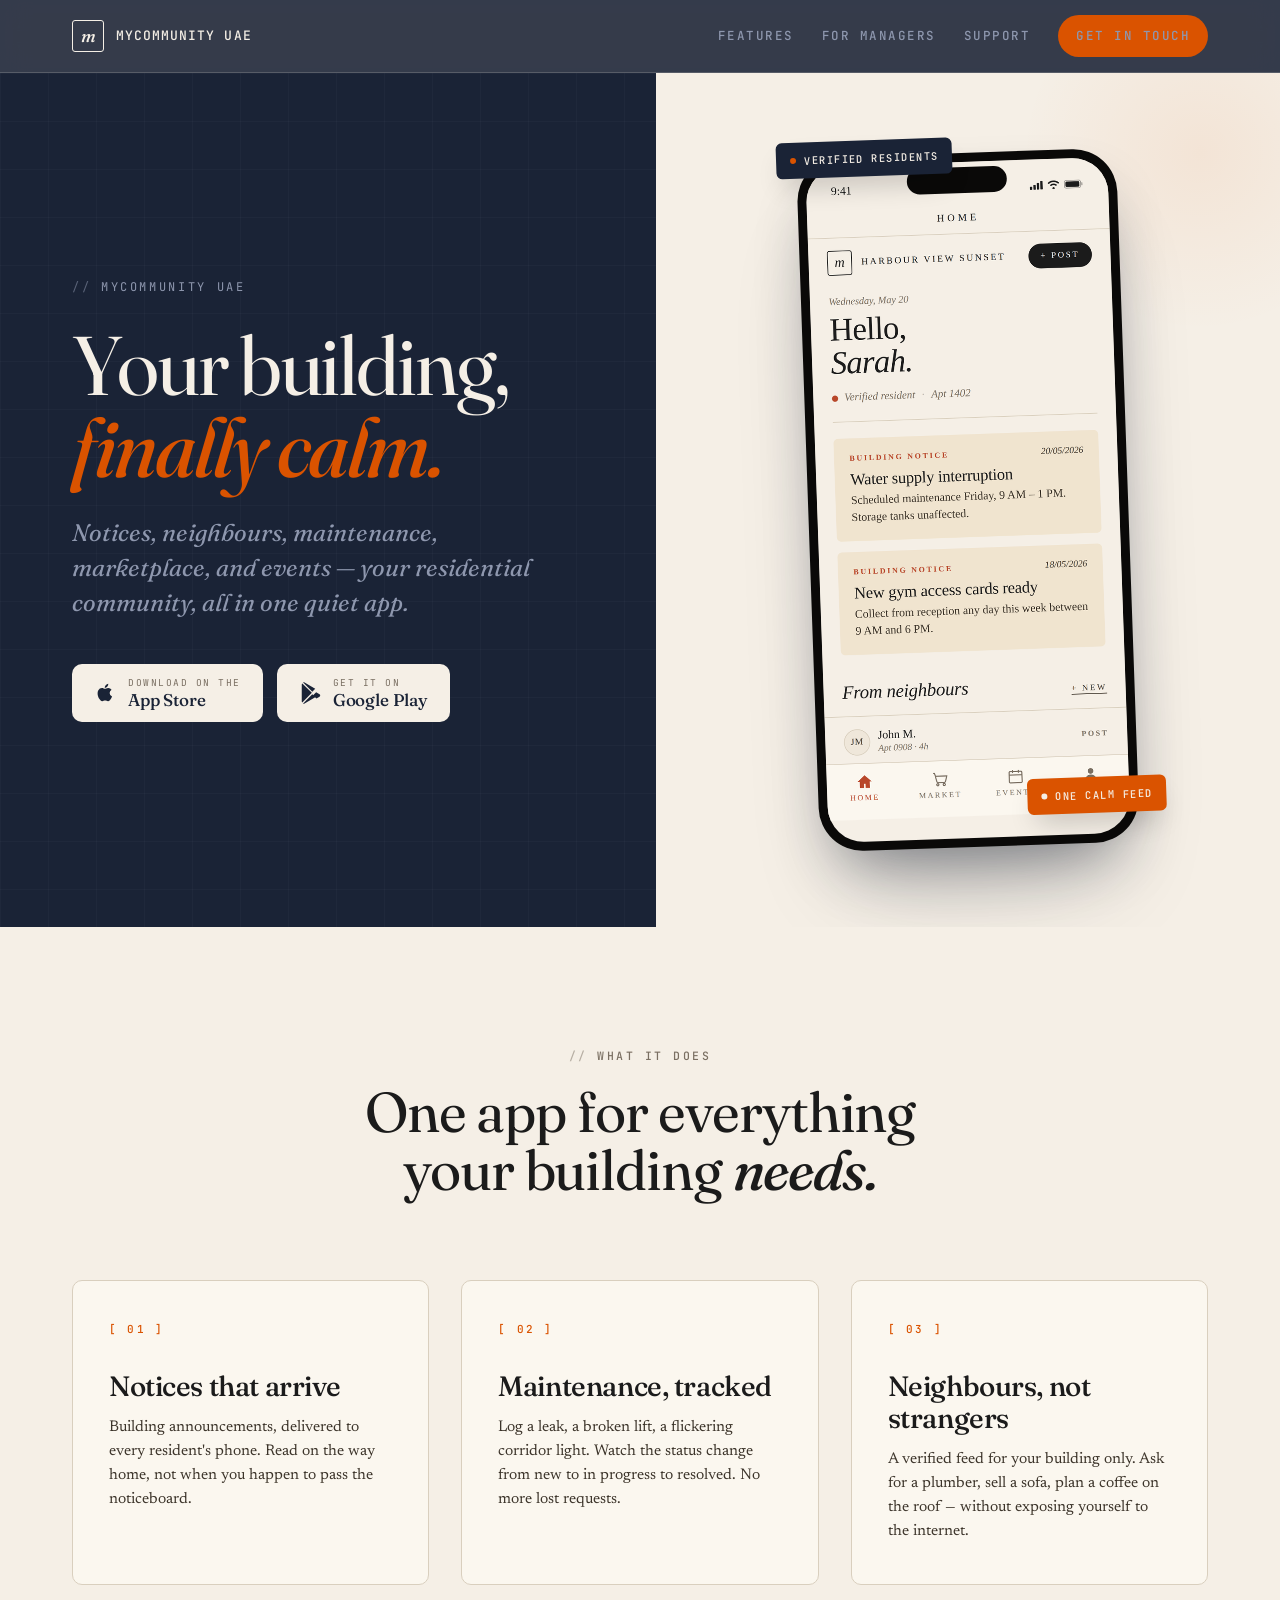
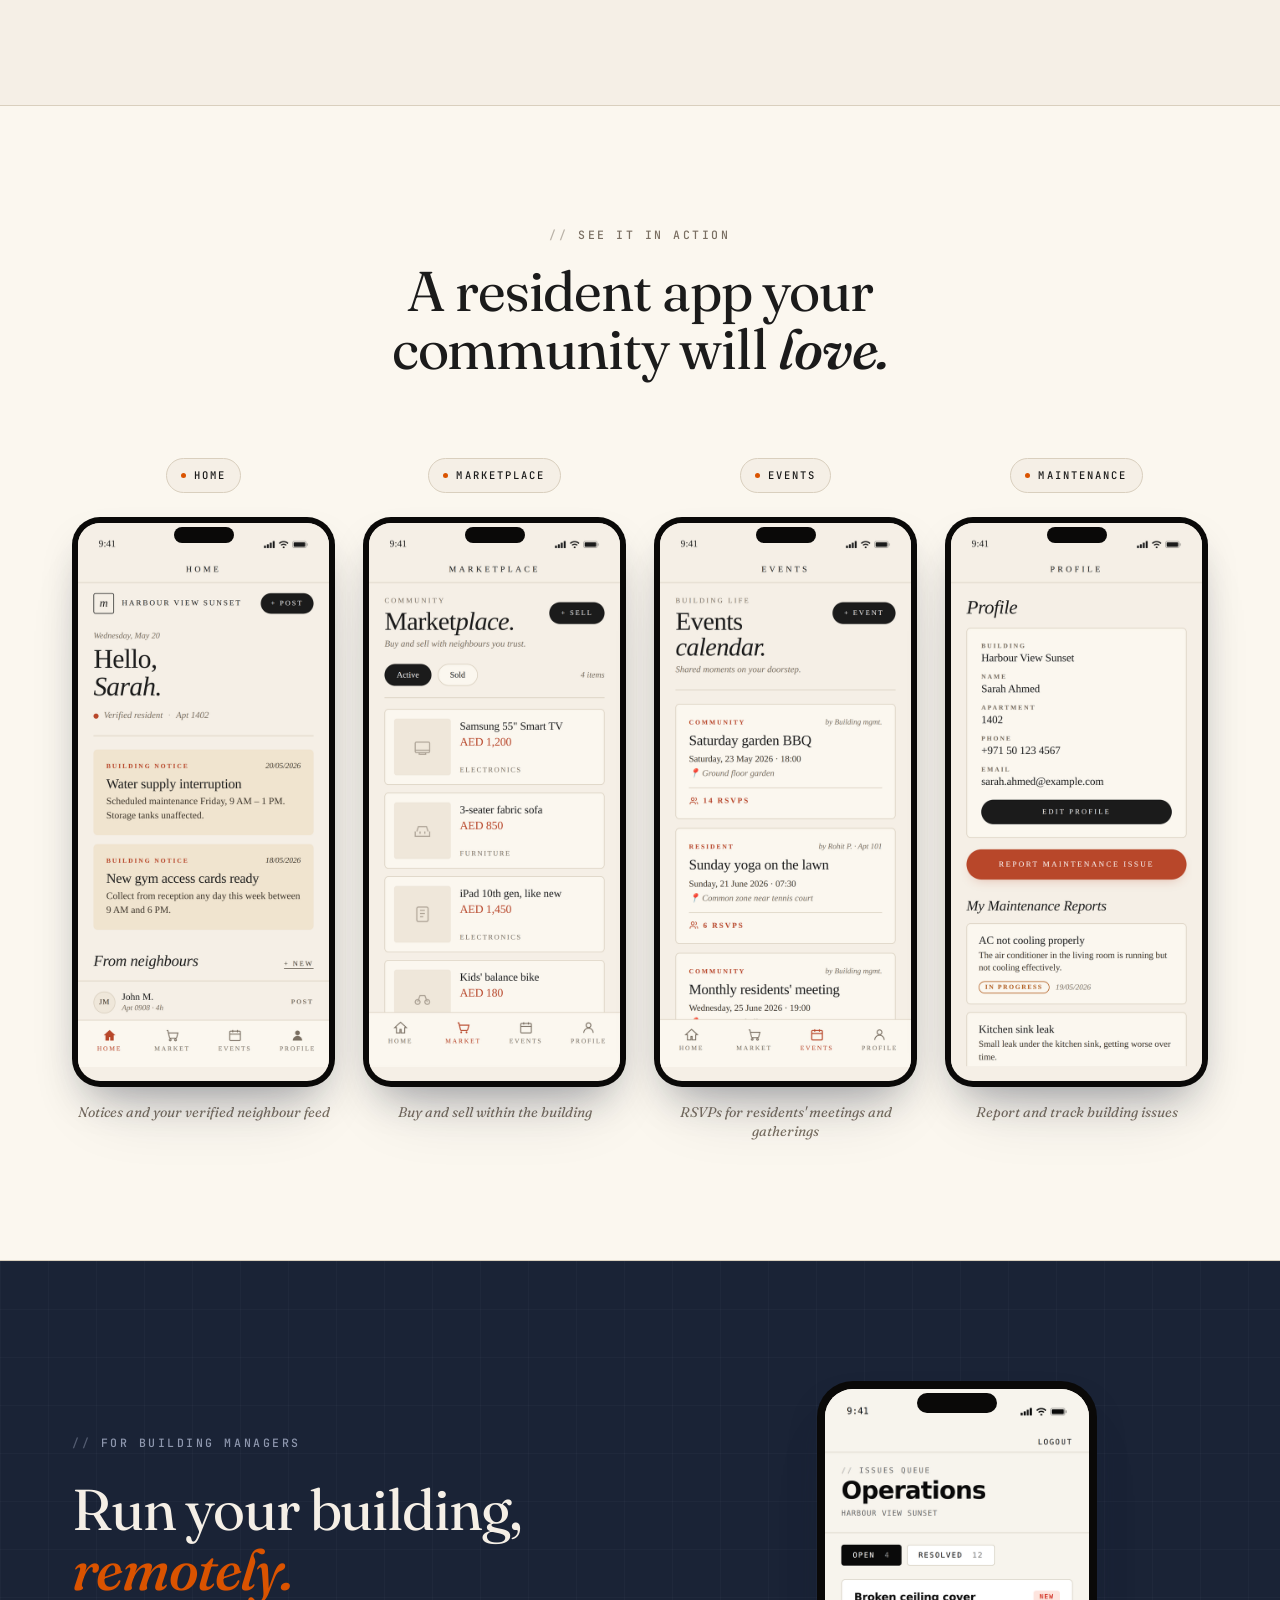
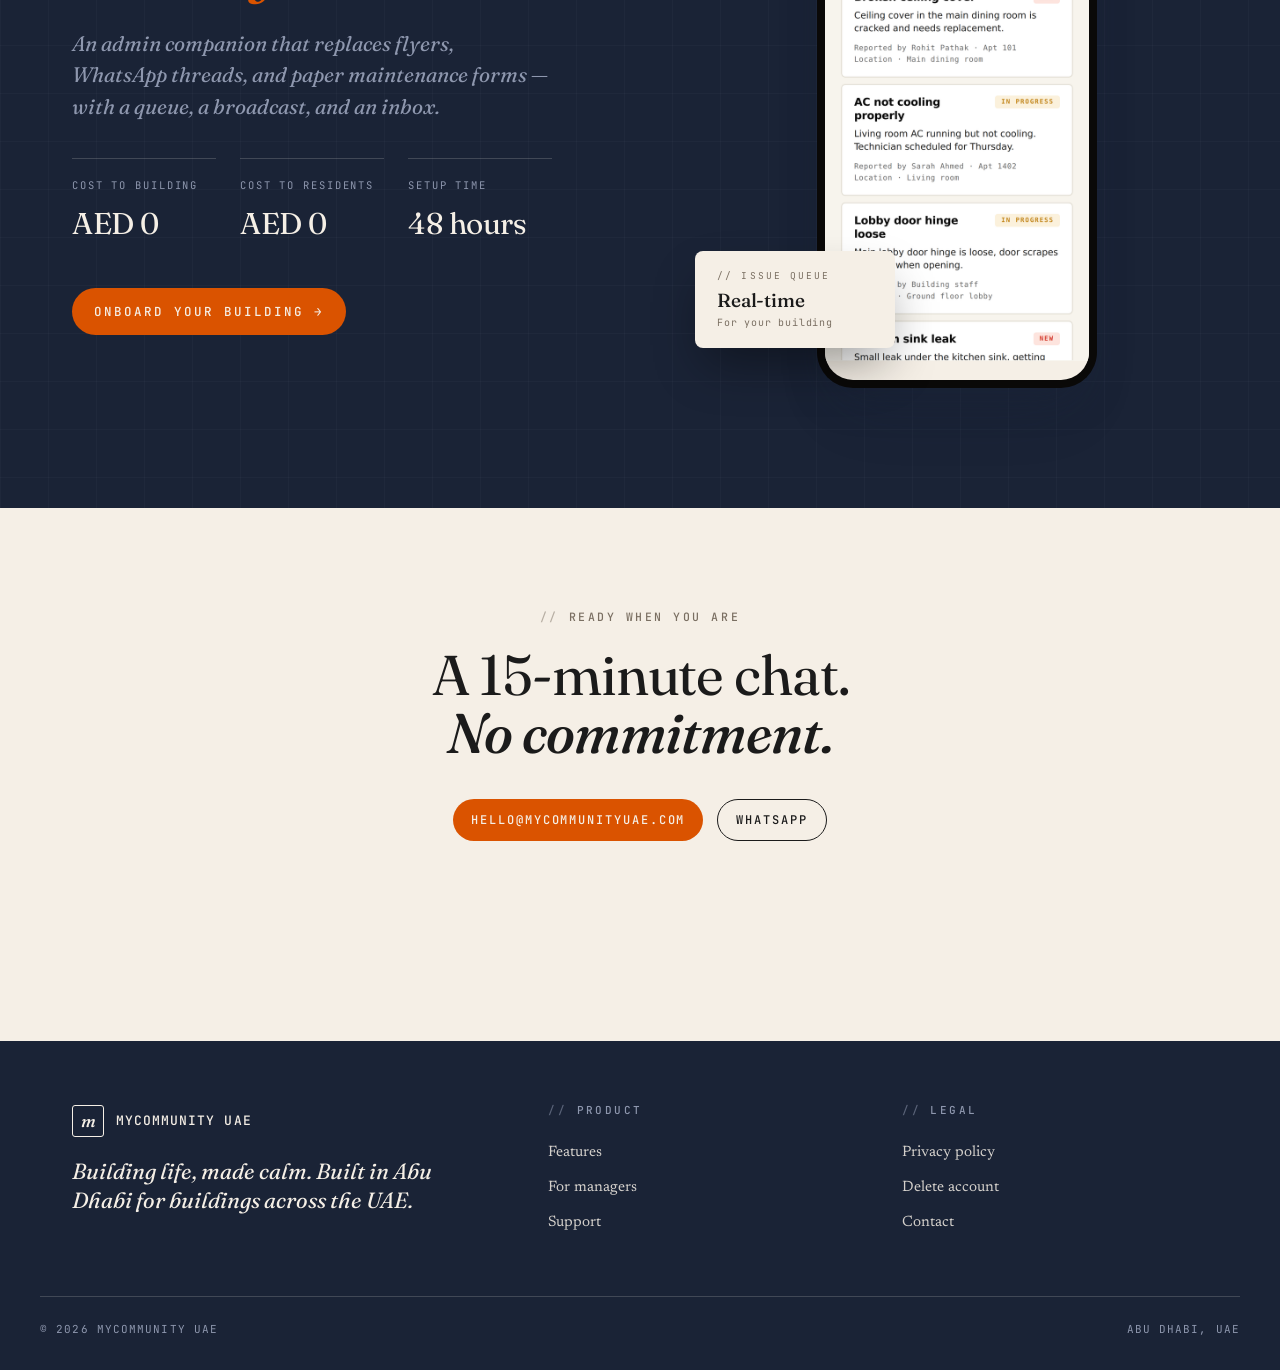
<file: index.html>
<!doctype html>
<html lang="en">
<head>
<meta charset="utf-8">
<title>MyCommunity UAE — Your building's own app</title>
<meta name="viewport" content="width=device-width,initial-scale=1">
<meta name="description" content="MyC is the resident app for your building. Notices, neighbours, maintenance, and a calmer way to live together. Built in Abu Dhabi for buildings across the UAE.">
<meta property="og:title" content="MyCommunity UAE — Your building's own app">
<meta property="og:description" content="Notices, neighbours, maintenance, and a calmer way to live together.">
<meta property="og:type" content="website">
<meta property="og:url" content="https://www.mycommunityuae.com">
<link rel="icon" href="assets/icons/icon_resident.png">
<link rel="preconnect" href="https://fonts.googleapis.com">
<link rel="preconnect" href="https://fonts.gstatic.com" crossorigin>
<link href="https://fonts.googleapis.com/css2?family=Fraunces:ital,opsz,wght@0,9..144,400;0,9..144,500;0,9..144,600;1,9..144,400;1,9..144,500;1,9..144,600&family=Newsreader:ital,wght@0,400;0,500;0,600;1,400;1,500&family=JetBrains+Mono:wght@400;500;600;700&display=swap" rel="stylesheet">
<link rel="stylesheet" href="assets/styles.css">
<style>
  /* ================================================================
     HERO — split layout: dark left / cream right
     ================================================================ */
  .hero {
    background: var(--navy);
    position: relative;
    overflow: hidden;
  }
  .hero-grid {
    display: grid;
    grid-template-columns: 1.05fr 1fr;
    min-height: 88vh;
  }
  .hero-left {
    background: var(--navy);
    color: var(--cream);
    padding: 80px 56px 80px max(56px, calc((100vw - var(--max-w)) / 2 + 32px));
    display: flex;
    flex-direction: column;
    justify-content: center;
    position: relative;
  }
  /* Subtle grid pattern */
  .hero-left::before {
    content: '';
    position: absolute;
    inset: 0;
    background-image:
      linear-gradient(rgba(255,255,255,0.025) 1px, transparent 1px),
      linear-gradient(90deg, rgba(255,255,255,0.025) 1px, transparent 1px);
    background-size: 48px 48px;
    pointer-events: none;
  }
  .hero-left > * { position: relative; z-index: 1; }

  .hero-eyebrow {
    font-family: var(--mono);
    font-size: 12px;
    letter-spacing: 0.22em;
    color: var(--muted-on-dk);
    text-transform: uppercase;
    margin-bottom: 28px;
  }
  .hero-eyebrow::before { content: '// '; opacity: 0.55; }
  .hero h1 {
    font-family: var(--serif);
    color: var(--cream);
    font-weight: 400;
    font-size: clamp(56px, 6.5vw, 96px);
    line-height: 0.98;
    letter-spacing: -0.025em;
    margin-bottom: 28px;
  }
  .hero h1 em {
    font-style: italic;
    font-weight: 500;
    color: var(--accent);
  }
  .hero-sub {
    font-family: var(--serif);
    font-style: italic;
    font-weight: 400;
    font-size: clamp(20px, 2vw, 24px);
    line-height: 1.45;
    color: var(--muted-on-dk);
    max-width: 480px;
    margin-bottom: 44px;
  }
  .hero-ctas {
    display: flex; gap: 14px; align-items: center; flex-wrap: wrap;
  }
  .store-btn {
    display: inline-flex; align-items: center; gap: 12px;
    background: var(--cream);
    color: var(--navy);
    padding: 14px 22px;
    border-radius: 10px;
    text-decoration: none;
    transition: transform 0.18s var(--ease-out), background 0.18s var(--ease-out);
  }
  .store-btn:hover { background: #fff; transform: translateY(-1px); }
  .store-btn svg { width: 22px; height: 22px; }
  .store-btn .small {
    font-family: var(--mono);
    font-size: 9.5px;
    letter-spacing: 0.16em;
    text-transform: uppercase;
    color: var(--muted);
    line-height: 1;
    margin-bottom: 3px;
  }
  .store-btn .big {
    font-family: var(--serif);
    font-weight: 500;
    font-size: 17px;
    letter-spacing: -0.01em;
    line-height: 1;
  }

  .hero-right {
    background: var(--cream);
    padding: 80px 56px 80px 56px;
    display: flex;
    align-items: center;
    justify-content: center;
    position: relative;
    overflow: hidden;
  }
  .hero-right::before {
    content: '';
    position: absolute;
    top: -100px; right: -100px;
    width: 360px; height: 360px;
    background: radial-gradient(circle, rgba(218, 83, 0, 0.07) 0%, transparent 70%);
    pointer-events: none;
  }
  .phone-display {
    position: relative;
    z-index: 1;
    width: 100%; max-width: 320px;
    aspect-ratio: 1 / 2.17;
    background: #0a0908;
    border-radius: 44px;
    padding: 9px;
    box-shadow:
      0 30px 60px -20px rgba(26, 35, 54, 0.45),
      0 60px 100px -40px rgba(26, 35, 54, 0.3);
    transform: rotate(-2deg);
  }
  .phone-display .phone-inner {
    width: 100%; height: 100%;
    border-radius: 36px;
    overflow: hidden;
    background: var(--cream);
    position: relative;
  }
  .phone-display img {
    width: 100%;
    height: 100%;
    object-fit: contain;
    object-position: top center;
  }
  .phone-display::before {
    content: '';
    position: absolute;
    top: 14px; left: 50%;
    transform: translateX(-50%);
    width: 100px; height: 26px;
    background: #0a0908;
    border-radius: 16px;
    z-index: 2;
  }

  /* Floating caption tag on the hero phone */
  .phone-caption {
    position: absolute;
    z-index: 3;
    background: var(--navy);
    color: var(--cream);
    padding: 10px 14px;
    border-radius: 6px;
    font-family: var(--mono);
    font-size: 10.5px;
    font-weight: 500;
    letter-spacing: 0.14em;
    text-transform: uppercase;
    box-shadow: 0 14px 28px -10px rgba(0,0,0,0.3);
    display: flex; align-items: center; gap: 8px;
  }
  .phone-caption.tl { top: -16px; left: -20px; }
  .phone-caption.br { bottom: 30px; right: -28px; background: var(--accent); }
  .phone-caption .dot {
    width: 6px; height: 6px;
    background: var(--accent);
    border-radius: 50%;
  }
  .phone-caption.br .dot { background: var(--cream); }

  /* ================================================================
     PILLARS
     ================================================================ */
  .pillars {
    padding: 120px 0;
    background: var(--cream);
  }
  .pillars .section-eyebrow {
    text-align: center;
    margin-bottom: 18px;
  }
  .pillars h2 {
    text-align: center;
    max-width: 780px;
    margin: 0 auto 80px;
  }
  .pillars h2 em { font-style: italic; font-weight: 500; }
  .pillars-grid {
    display: grid;
    grid-template-columns: repeat(3, 1fr);
    gap: 32px;
  }
  .pillar {
    background: var(--paper);
    border: 0.5px solid var(--rule);
    border-radius: 10px;
    padding: 40px 36px;
    position: relative;
    transition: transform 0.25s var(--ease-out), box-shadow 0.25s var(--ease-out);
  }
  .pillar:hover {
    transform: translateY(-4px);
    box-shadow: 0 30px 50px -20px rgba(26, 35, 54, 0.15);
  }
  .pillar-num {
    font-family: var(--mono);
    font-size: 11px;
    letter-spacing: 0.2em;
    color: var(--accent);
    font-weight: 500;
    margin-bottom: 32px;
  }
  .pillar h3 {
    font-family: var(--serif);
    font-size: 28px;
    font-weight: 500;
    letter-spacing: -0.015em;
    margin-bottom: 14px;
    color: var(--ink);
  }
  .pillar p {
    font-family: var(--serif-text);
    font-size: 15.5px;
    line-height: 1.55;
    color: var(--ink-2);
    margin: 0;
  }

  /* ================================================================
     PHONES — side by side with caption tags
     ================================================================ */
  .phones-section {
    padding: 120px 0;
    background: var(--paper);
    border-top: 0.5px solid var(--rule);
    border-bottom: 0.5px solid var(--rule);
  }
  .phones-section .section-eyebrow { text-align: center; margin-bottom: 18px; }
  .phones-section h2 {
    text-align: center;
    max-width: 820px;
    margin: 0 auto 80px;
  }
  .phones-row {
    display: grid;
    grid-template-columns: repeat(4, 1fr);
    gap: 28px;
    max-width: 1140px;
    margin: 0 auto;
  }
  .phone-item {
    display: flex;
    flex-direction: column;
    align-items: center;
  }
  .caption-tag {
    font-family: var(--mono);
    font-size: 10.5px;
    font-weight: 500;
    letter-spacing: 0.2em;
    text-transform: uppercase;
    color: var(--ink);
    background: var(--cream);
    border: 0.5px solid var(--rule);
    padding: 8px 14px;
    border-radius: 100px;
    margin-bottom: 24px;
    display: inline-flex;
    align-items: center;
    gap: 8px;
  }
  .caption-tag .dot {
    width: 5px; height: 5px;
    background: var(--accent);
    border-radius: 50%;
  }
  .phone-mini {
    width: 100%;
    aspect-ratio: 1 / 2.17;
    background: #0a0908;
    border-radius: 28px;
    padding: 6px;
    box-shadow:
      0 20px 40px -15px rgba(26, 35, 54, 0.35),
      0 40px 70px -30px rgba(26, 35, 54, 0.2);
    position: relative;
  }
  .phone-mini .phone-inner {
    width: 100%; height: 100%;
    border-radius: 22px;
    overflow: hidden;
    background: var(--cream);
  }
  .phone-mini img {
    width: 100%;
    height: 100%;
    object-fit: contain;
    object-position: top center;
  }
  .phone-mini::before {
    content: '';
    position: absolute;
    top: 10px; left: 50%;
    transform: translateX(-50%);
    width: 60px; height: 16px;
    background: #0a0908;
    border-radius: 10px;
    z-index: 2;
  }
  .phone-caption-below {
    font-family: var(--serif);
    font-style: italic;
    font-size: 14px;
    color: var(--muted);
    text-align: center;
    margin-top: 16px;
    line-height: 1.3;
  }

  /* ================================================================
     MANAGERS — building manager pitch
     ================================================================ */
  .managers {
    background: var(--navy);
    color: var(--cream);
    padding: 120px 0;
    position: relative;
    overflow: hidden;
  }
  .managers::before {
    content: '';
    position: absolute;
    inset: 0;
    background-image:
      linear-gradient(rgba(255,255,255,0.025) 1px, transparent 1px),
      linear-gradient(90deg, rgba(255,255,255,0.025) 1px, transparent 1px);
    background-size: 48px 48px;
    pointer-events: none;
  }
  .managers .wrap {
    position: relative;
    z-index: 1;
    display: grid;
    grid-template-columns: 1.1fr 1fr;
    gap: 80px;
    align-items: center;
  }
  .managers-eyebrow {
    color: var(--muted-on-dk);
    margin-bottom: 28px;
  }
  .managers h2 {
    color: var(--cream);
    font-size: clamp(40px, 4.5vw, 60px);
    margin-bottom: 28px;
  }
  .managers h2 em { color: var(--accent); font-style: italic; font-weight: 500; }
  .managers .lede {
    font-family: var(--serif);
    font-style: italic;
    font-size: 21px;
    line-height: 1.5;
    color: var(--muted-on-dk);
    margin-bottom: 36px;
    max-width: 480px;
  }
  .managers-stats {
    display: grid;
    grid-template-columns: repeat(3, 1fr);
    gap: 24px;
    margin-bottom: 40px;
    max-width: 480px;
  }
  .stat {
    border-top: 0.5px solid var(--rule-on-dk);
    padding-top: 18px;
  }
  .stat-label {
    font-family: var(--mono);
    font-size: 10.5px;
    letter-spacing: 0.18em;
    text-transform: uppercase;
    color: var(--muted-on-dk);
    margin-bottom: 8px;
  }
  .stat-value {
    font-family: var(--serif);
    font-weight: 400;
    font-size: 30px;
    color: var(--cream);
    letter-spacing: -0.015em;
  }
  .managers-cta {
    display: flex; gap: 14px; flex-wrap: wrap;
  }
  .managers-cta .btn-primary {
    padding: 14px 22px;
    font-size: 12.5px;
  }

  /* The admin app side */
  .admin-display {
    position: relative;
    display: flex;
    justify-content: center;
  }
  .admin-display .phone-mini {
    width: 80%;
    max-width: 280px;
    border-radius: 36px;
    padding: 8px;
  }
  .admin-display .phone-mini .phone-inner { border-radius: 28px; }
  .admin-display .phone-mini::before { width: 80px; height: 20px; top: 12px; }
  .admin-card-float {
    position: absolute;
    bottom: 40px;
    left: -10px;
    background: var(--cream);
    color: var(--ink);
    padding: 18px 22px;
    border-radius: 8px;
    box-shadow: 0 24px 50px -10px rgba(0,0,0,0.4);
    font-family: var(--mono);
    z-index: 2;
    min-width: 200px;
  }
  .admin-card-float .l {
    font-size: 9.5px;
    letter-spacing: 0.22em;
    text-transform: uppercase;
    color: var(--muted);
    margin-bottom: 6px;
  }
  .admin-card-float .v {
    font-family: var(--serif);
    font-size: 19px;
    font-weight: 500;
    letter-spacing: -0.01em;
    color: var(--ink);
    line-height: 1.1;
    margin-bottom: 4px;
  }
  .admin-card-float .d {
    font-size: 10px;
    letter-spacing: 0.08em;
    color: var(--muted);
  }

  /* ================================================================
     CTA STRIP
     ================================================================ */
  .cta-strip {
    background: var(--cream);
    padding: 100px 0;
    text-align: center;
  }
  .cta-strip .eyebrow { display: block; margin-bottom: 20px; }
  .cta-strip h2 {
    max-width: 720px;
    margin: 0 auto 36px;
  }
  .cta-strip .btns {
    display: inline-flex; gap: 14px; flex-wrap: wrap; justify-content: center;
  }

  /* ================================================================
     RESPONSIVE
     ================================================================ */
  @media (max-width: 980px) {
    .hero-grid { grid-template-columns: 1fr; }
    .hero-left { padding: 64px var(--gutter); }
    .hero-right { padding: 80px var(--gutter); }
    .pillars-grid { grid-template-columns: 1fr; gap: 20px; }
    .phones-row { grid-template-columns: repeat(2, 1fr); gap: 20px; }
    .managers .wrap { grid-template-columns: 1fr; gap: 60px; }
    .admin-display .phone-mini { max-width: 240px; }
  }
  @media (max-width: 540px) {
    .phones-row { grid-template-columns: 1fr; max-width: 280px; }
    .phone-caption.tl { top: -10px; left: -8px; font-size: 9.5px; padding: 8px 11px; }
    .phone-caption.br { bottom: 20px; right: -8px; font-size: 9.5px; padding: 8px 11px; }
    .managers-stats { grid-template-columns: 1fr 1fr; }
    .pillars, .phones-section, .managers, .cta-strip { padding: 80px 0; }
  }
</style>
</head>
<body>

<!-- HEADER -->
<header class="site-header on-dark">
  <div class="wrap">
    <a href="/" class="brand">
      <div class="brand-mark"><em>m</em></div>
      <div class="brand-text">MyCommunity&nbsp;UAE</div>
    </a>
    <nav class="nav">
      <a href="#features">Features</a>
      <a href="#managers">For managers</a>
      <a href="/support.html">Support</a>
      <a href="mailto:hello@mycommunityuae.com" class="btn btn-primary">Get in touch</a>
    </nav>
  </div>
</header>

<!-- HERO -->
<section class="hero">
  <div class="hero-grid">
    <div class="hero-left">
      <div class="hero-eyebrow">MyCommunity UAE</div>
      <h1>Your building,<br><em>finally calm.</em></h1>
      <p class="hero-sub">Notices, neighbours, maintenance, marketplace, and events — your residential community, all in one quiet app.</p>
      <div class="hero-ctas">
        <a href="#" class="store-btn">
          <svg viewBox="0 0 24 24" fill="currentColor"><path d="M17.05 12.04a4.4 4.4 0 0 1 2.1-3.68 4.5 4.5 0 0 0-3.55-1.92c-1.5-.15-2.92.88-3.68.88-.78 0-1.94-.87-3.2-.85a4.72 4.72 0 0 0-3.97 2.42c-1.7 2.96-.43 7.33 1.22 9.73.81 1.18 1.77 2.5 3.03 2.45 1.22-.05 1.68-.78 3.16-.78s1.9.78 3.2.75c1.32-.02 2.16-1.19 2.96-2.38a10.7 10.7 0 0 0 1.36-2.77 4.27 4.27 0 0 1-2.63-3.85zm-2.46-7.06A4.3 4.3 0 0 0 15.6 2a4.4 4.4 0 0 0-2.85 1.47 4.1 4.1 0 0 0-1.04 2.95 3.65 3.65 0 0 0 2.88-1.44z"/></svg>
          <div>
            <div class="small">Download on the</div>
            <div class="big">App Store</div>
          </div>
        </a>
        <a href="#" class="store-btn">
          <svg viewBox="0 0 24 24" fill="currentColor"><path d="M3.6 1.7a1.6 1.6 0 0 0-.6 1.3v18c0 .5.2 1 .6 1.3l10.4-10.6L3.6 1.7zM14.5 13.4l3.2 3.2-12.1 7c-.4.2-.9.2-1.3 0l10.2-10.2zM18.7 11.3l3.7 2.1c1 .6 1 2 0 2.6L19 18.1l-3.6-3.6 3.3-3.2zM14.5 10.6 4.3 .4c.4-.2.9-.2 1.3 0l12.1 7-3.2 3.2z"/></svg>
          <div>
            <div class="small">Get it on</div>
            <div class="big">Google Play</div>
          </div>
        </a>
      </div>
    </div>
    <div class="hero-right">
      <div class="phone-display">
        <div class="phone-caption tl"><span class="dot"></span>Verified residents</div>
        <div class="phone-inner">
          <img src="assets/screens/01_home.png" alt="MyC home screen">
        </div>
        <div class="phone-caption br"><span class="dot"></span>One calm feed</div>
      </div>
    </div>
  </div>
</section>

<!-- PILLARS -->
<section class="pillars" id="features">
  <div class="wrap">
    <div class="section-eyebrow eyebrow">What it does</div>
    <h2>One app for everything<br>your building <em>needs.</em></h2>
    <div class="pillars-grid">
      <div class="pillar">
        <div class="pillar-num">[ 01 ]</div>
        <h3>Notices that arrive</h3>
        <p>Building announcements, delivered to every resident's phone. Read on the way home, not when you happen to pass the noticeboard.</p>
      </div>
      <div class="pillar">
        <div class="pillar-num">[ 02 ]</div>
        <h3>Maintenance, tracked</h3>
        <p>Log a leak, a broken lift, a flickering corridor light. Watch the status change from new to in&nbsp;progress to resolved. No more lost requests.</p>
      </div>
      <div class="pillar">
        <div class="pillar-num">[ 03 ]</div>
        <h3>Neighbours, not strangers</h3>
        <p>A verified feed for your building only. Ask for a plumber, sell a sofa, plan a coffee on the roof — without exposing yourself to the internet.</p>
      </div>
    </div>
  </div>
</section>

<!-- PHONES -->
<section class="phones-section">
  <div class="wrap">
    <div class="section-eyebrow eyebrow">See it in action</div>
    <h2>A resident app your<br>community will <em>love.</em></h2>
    <div class="phones-row">
      <div class="phone-item">
        <div class="caption-tag"><span class="dot"></span>Home</div>
        <div class="phone-mini">
          <div class="phone-inner"><img src="assets/screens/01_home.png" alt="Home"></div>
        </div>
        <div class="phone-caption-below">Notices and your verified neighbour feed</div>
      </div>
      <div class="phone-item">
        <div class="caption-tag"><span class="dot"></span>Marketplace</div>
        <div class="phone-mini">
          <div class="phone-inner"><img src="assets/screens/02_market.png" alt="Marketplace"></div>
        </div>
        <div class="phone-caption-below">Buy and sell within the building</div>
      </div>
      <div class="phone-item">
        <div class="caption-tag"><span class="dot"></span>Events</div>
        <div class="phone-mini">
          <div class="phone-inner"><img src="assets/screens/03_events.png" alt="Events"></div>
        </div>
        <div class="phone-caption-below">RSVPs for residents' meetings and gatherings</div>
      </div>
      <div class="phone-item">
        <div class="caption-tag"><span class="dot"></span>Maintenance</div>
        <div class="phone-mini">
          <div class="phone-inner"><img src="assets/screens/04_profile.png" alt="Profile and maintenance"></div>
        </div>
        <div class="phone-caption-below">Report and track building issues</div>
      </div>
    </div>
  </div>
</section>

<!-- MANAGERS -->
<section class="managers" id="managers">
  <div class="wrap">
    <div>
      <div class="eyebrow on-dark managers-eyebrow">For building managers</div>
      <h2>Run your building, <em>remotely.</em></h2>
      <p class="lede">An admin companion that replaces flyers, WhatsApp threads, and paper maintenance forms — with a queue, a broadcast, and an inbox.</p>
      <div class="managers-stats">
        <div class="stat">
          <div class="stat-label">Cost to building</div>
          <div class="stat-value">AED 0</div>
        </div>
        <div class="stat">
          <div class="stat-label">Cost to residents</div>
          <div class="stat-value">AED 0</div>
        </div>
        <div class="stat">
          <div class="stat-label">Setup time</div>
          <div class="stat-value">48 hours</div>
        </div>
      </div>
      <div class="managers-cta">
        <a href="mailto:hello@mycommunityuae.com?subject=MyC%20onboarding%20for%20our%20building" class="btn btn-primary">Onboard your building →</a>
      </div>
    </div>
    <div class="admin-display">
      <div class="phone-mini">
        <div class="phone-inner"><img src="assets/screens/06_admin_issues.png" alt="Admin issue tracking"></div>
      </div>
      <div class="admin-card-float">
        <div class="l">// Issue queue</div>
        <div class="v">Real-time</div>
        <div class="d">For your building</div>
      </div>
    </div>
  </div>
</section>

<!-- CTA -->
<section class="cta-strip">
  <div class="wrap">
    <div class="eyebrow">Ready when you are</div>
    <h2>A 15-minute chat.<br><em>No commitment.</em></h2>
    <div class="btns">
      <a href="mailto:hello@mycommunityuae.com" class="btn btn-primary">hello@mycommunityuae.com</a>
      <a href="https://wa.me/971567874381" class="btn btn-ghost">WhatsApp</a>
    </div>
  </div>
</section>

<!-- FOOTER -->
<footer class="site-footer">
  <div class="wrap">
    <div>
      <a href="/" class="footer-brand">
        <div class="brand-mark"><em>m</em></div>
        <div class="brand-text">MyCommunity&nbsp;UAE</div>
      </a>
      <p class="footer-tagline">Building life, made calm. Built in Abu Dhabi for buildings across the UAE.</p>
    </div>
    <div class="footer-col">
      <h4>Product</h4>
      <a href="#features">Features</a>
      <a href="#managers">For managers</a>
      <a href="/support.html">Support</a>
    </div>
    <div class="footer-col">
      <h4>Legal</h4>
      <a href="/privacy.html">Privacy policy</a>
      <a href="/delete-account.html">Delete account</a>
      <a href="mailto:hello@mycommunityuae.com">Contact</a>
    </div>
  </div>
  <div class="footer-bottom">
    <span>© 2026 MyCommunity UAE</span>
    <span>Abu Dhabi, UAE</span>
  </div>
</footer>

</body>
</html>
</file>
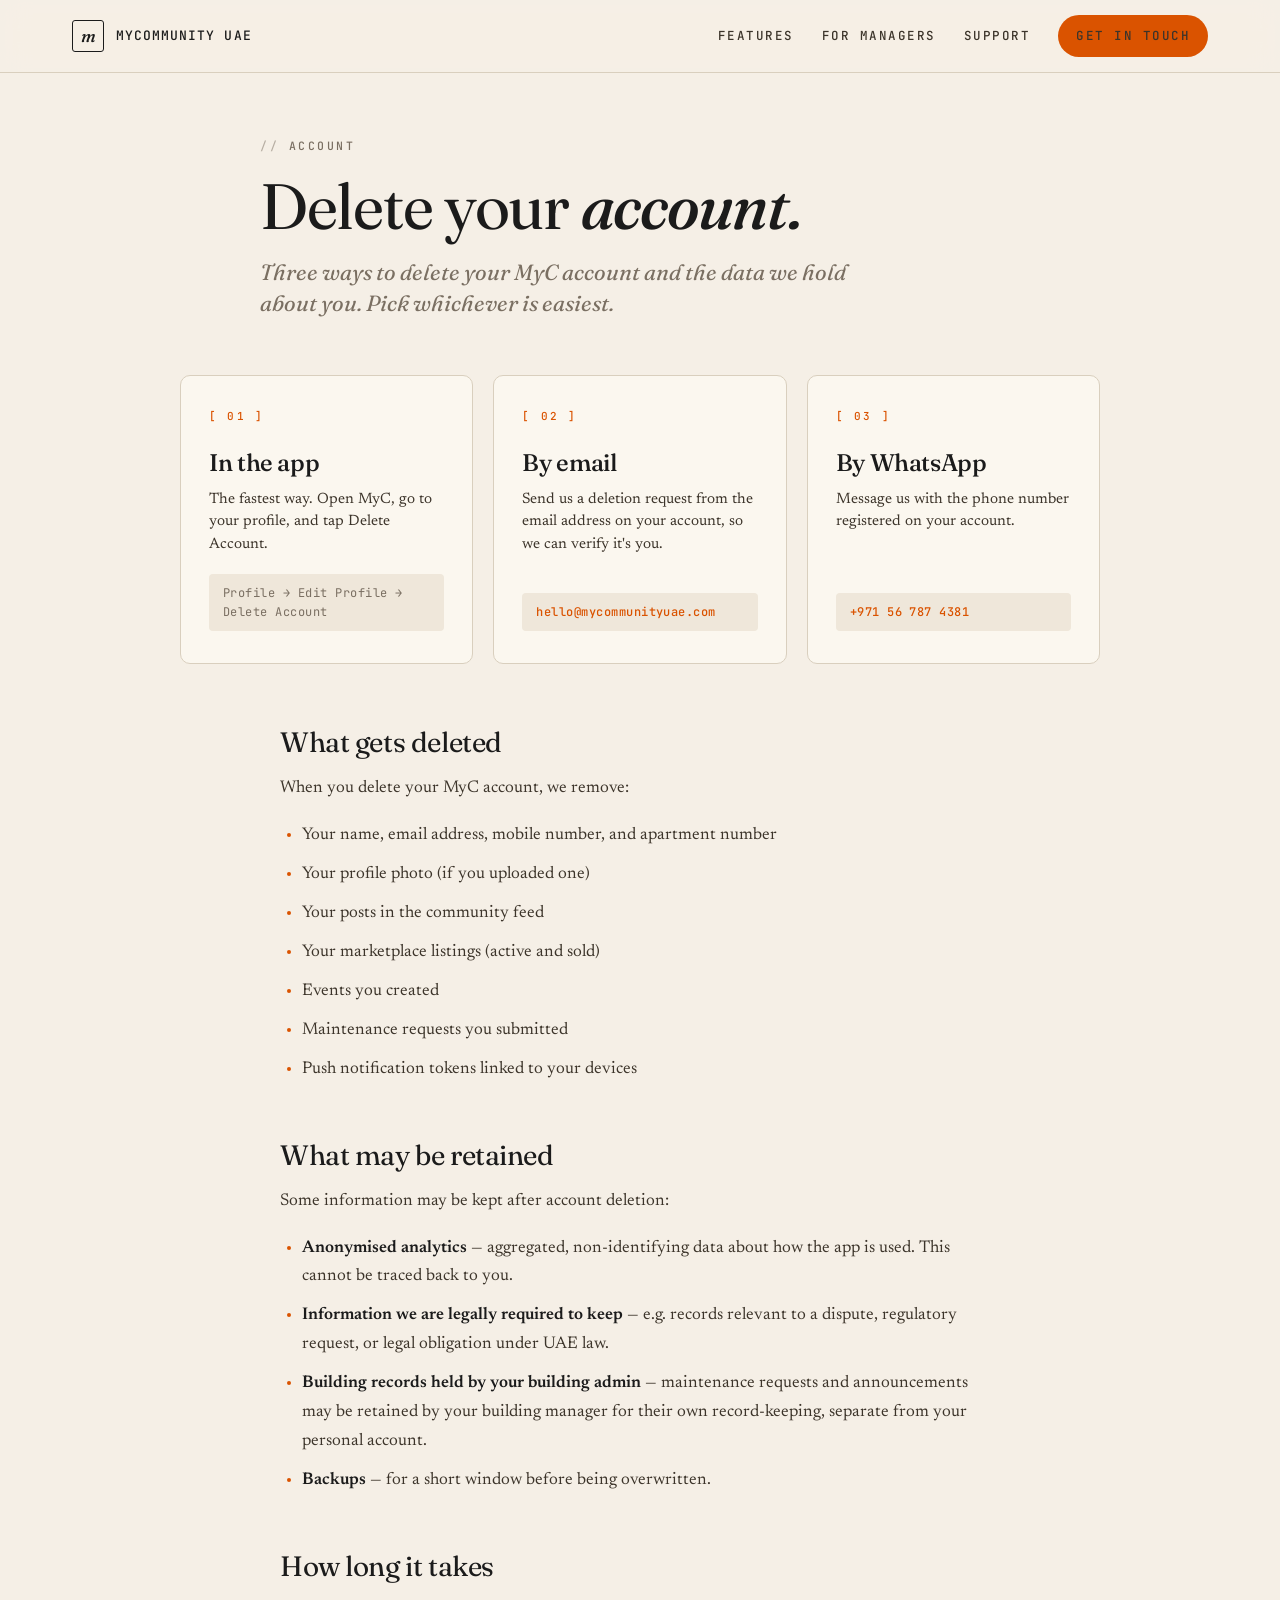
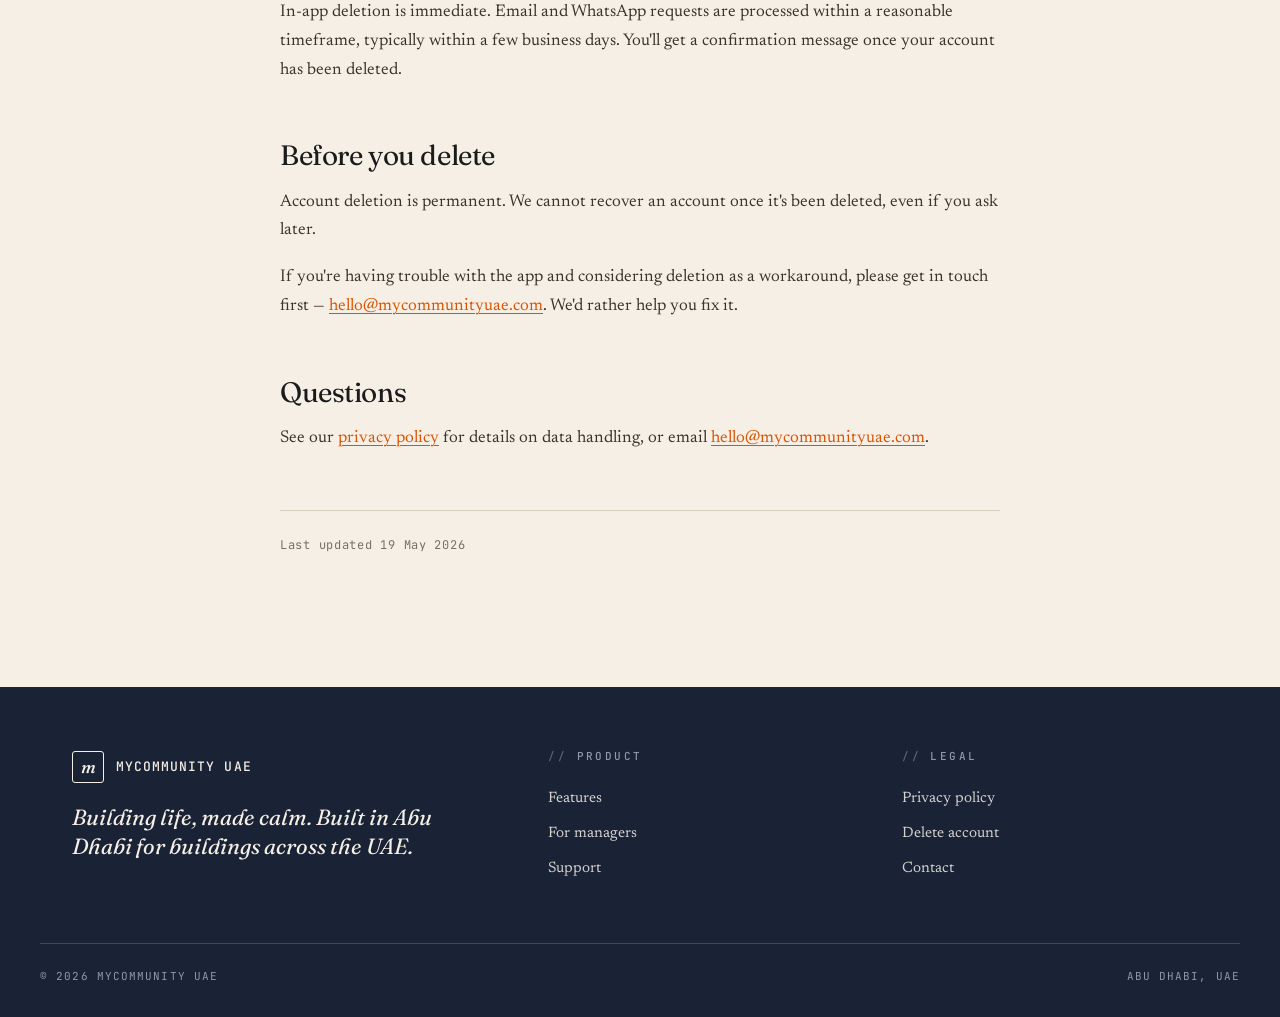
<file: delete-account.html>
<!doctype html>
<html lang="en">
<head>
<meta charset="utf-8">
<title>Delete your account — MyCommunity UAE</title>
<meta name="viewport" content="width=device-width,initial-scale=1">
<meta name="description" content="How to delete your MyC account and the data we hold about you.">
<link rel="icon" href="assets/icons/icon_resident.png">
<link rel="preconnect" href="https://fonts.googleapis.com">
<link rel="preconnect" href="https://fonts.gstatic.com" crossorigin>
<link href="https://fonts.googleapis.com/css2?family=Fraunces:ital,opsz,wght@0,9..144,400;0,9..144,500;0,9..144,600;1,9..144,400;1,9..144,500;1,9..144,600&family=Newsreader:ital,wght@0,400;0,500;0,600;1,400;1,500&family=JetBrains+Mono:wght@400;500;600;700&display=swap" rel="stylesheet">
<link rel="stylesheet" href="assets/styles.css">
<style>
  .delete-options {
    display: grid;
    grid-template-columns: repeat(3, 1fr);
    gap: 20px;
    max-width: 920px;
    margin: 0 auto 64px;
  }
  .delete-card {
    background: var(--paper);
    border: 0.5px solid var(--rule);
    border-radius: 10px;
    padding: 32px 28px;
    display: flex;
    flex-direction: column;
  }
  .delete-card .num {
    font-family: var(--mono);
    font-size: 11px;
    letter-spacing: 0.2em;
    color: var(--accent);
    font-weight: 500;
    margin-bottom: 24px;
  }
  .delete-card h3 {
    font-family: var(--serif);
    font-size: 24px;
    font-weight: 500;
    letter-spacing: -0.015em;
    margin-bottom: 12px;
    color: var(--ink);
  }
  .delete-card p {
    font-family: var(--serif-text);
    font-size: 15px;
    line-height: 1.5;
    color: var(--ink-2);
    margin-bottom: 18px;
    flex: 1;
  }
  .delete-card .path {
    font-family: var(--mono);
    font-size: 12px;
    color: var(--muted);
    letter-spacing: 0.04em;
    padding: 10px 14px;
    background: var(--cream-2);
    border-radius: 4px;
    margin-top: auto;
  }
  .delete-card .path a {
    color: var(--accent);
    text-decoration: none;
    font-weight: 500;
  }
  .delete-card .path a:hover { color: var(--accent-2); }
  @media (max-width: 860px) {
    .delete-options { grid-template-columns: 1fr; }
  }
</style>
</head>
<body>

<header class="site-header">
  <div class="wrap">
    <a href="/" class="brand">
      <div class="brand-mark"><em>m</em></div>
      <div class="brand-text">MyCommunity&nbsp;UAE</div>
    </a>
    <nav class="nav">
      <a href="/#features">Features</a>
      <a href="/#managers">For managers</a>
      <a href="/support.html">Support</a>
      <a href="mailto:hello@mycommunityuae.com" class="btn btn-primary">Get in touch</a>
    </nav>
  </div>
</header>

<main class="content-page">
  <div class="wrap">
    <div class="page-head">
      <div class="eyebrow">Account</div>
      <h1>Delete your <em>account.</em></h1>
      <p class="lede">Three ways to delete your MyC account and the data we hold about you. Pick whichever is easiest.</p>
    </div>

    <div class="delete-options">
      <div class="delete-card">
        <div class="num">[ 01 ]</div>
        <h3>In the app</h3>
        <p>The fastest way. Open MyC, go to your profile, and tap Delete Account.</p>
        <div class="path">Profile → Edit Profile → Delete Account</div>
      </div>
      <div class="delete-card">
        <div class="num">[ 02 ]</div>
        <h3>By email</h3>
        <p>Send us a deletion request from the email address on your account, so we can verify it's you.</p>
        <div class="path"><a href="mailto:hello@mycommunityuae.com?subject=Delete%20my%20account">hello@mycommunityuae.com</a></div>
      </div>
      <div class="delete-card">
        <div class="num">[ 03 ]</div>
        <h3>By WhatsApp</h3>
        <p>Message us with the phone number registered on your account.</p>
        <div class="path"><a href="https://wa.me/971567874381">+971 56 787 4381</a></div>
      </div>
    </div>

    <article class="prose">
      <h2>What gets deleted</h2>
      <p>When you delete your MyC account, we remove:</p>
      <ul>
        <li>Your name, email address, mobile number, and apartment number</li>
        <li>Your profile photo (if you uploaded one)</li>
        <li>Your posts in the community feed</li>
        <li>Your marketplace listings (active and sold)</li>
        <li>Events you created</li>
        <li>Maintenance requests you submitted</li>
        <li>Push notification tokens linked to your devices</li>
      </ul>

      <h2>What may be retained</h2>
      <p>Some information may be kept after account deletion:</p>
      <ul>
        <li><strong>Anonymised analytics</strong> — aggregated, non-identifying data about how the app is used. This cannot be traced back to you.</li>
        <li><strong>Information we are legally required to keep</strong> — e.g. records relevant to a dispute, regulatory request, or legal obligation under UAE law.</li>
        <li><strong>Building records held by your building admin</strong> — maintenance requests and announcements may be retained by your building manager for their own record-keeping, separate from your personal account.</li>
        <li><strong>Backups</strong> — for a short window before being overwritten.</li>
      </ul>

      <h2>How long it takes</h2>
      <p>In-app deletion is immediate. Email and WhatsApp requests are processed within a reasonable timeframe, typically within a few business days. You'll get a confirmation message once your account has been deleted.</p>

      <h2>Before you delete</h2>
      <p>Account deletion is permanent. We cannot recover an account once it's been deleted, even if you ask later.</p>
      <p>If you're having trouble with the app and considering deletion as a workaround, please get in touch first — <a href="mailto:hello@mycommunityuae.com">hello@mycommunityuae.com</a>. We'd rather help you fix it.</p>

      <h2>Questions</h2>
      <p>See our <a href="/privacy.html">privacy policy</a> for details on data handling, or email <a href="mailto:hello@mycommunityuae.com">hello@mycommunityuae.com</a>.</p>

      <div class="last-updated">Last updated 19 May 2026</div>
    </article>
  </div>
</main>

<footer class="site-footer">
  <div class="wrap">
    <div>
      <a href="/" class="footer-brand">
        <div class="brand-mark"><em>m</em></div>
        <div class="brand-text">MyCommunity&nbsp;UAE</div>
      </a>
      <p class="footer-tagline">Building life, made calm. Built in Abu Dhabi for buildings across the UAE.</p>
    </div>
    <div class="footer-col">
      <h4>Product</h4>
      <a href="/#features">Features</a>
      <a href="/#managers">For managers</a>
      <a href="/support.html">Support</a>
    </div>
    <div class="footer-col">
      <h4>Legal</h4>
      <a href="/privacy.html">Privacy policy</a>
      <a href="/delete-account.html">Delete account</a>
      <a href="mailto:hello@mycommunityuae.com">Contact</a>
    </div>
  </div>
  <div class="footer-bottom">
    <span>© 2026 MyCommunity UAE</span>
    <span>Abu Dhabi, UAE</span>
  </div>
</footer>

</body>
</html>
</file>
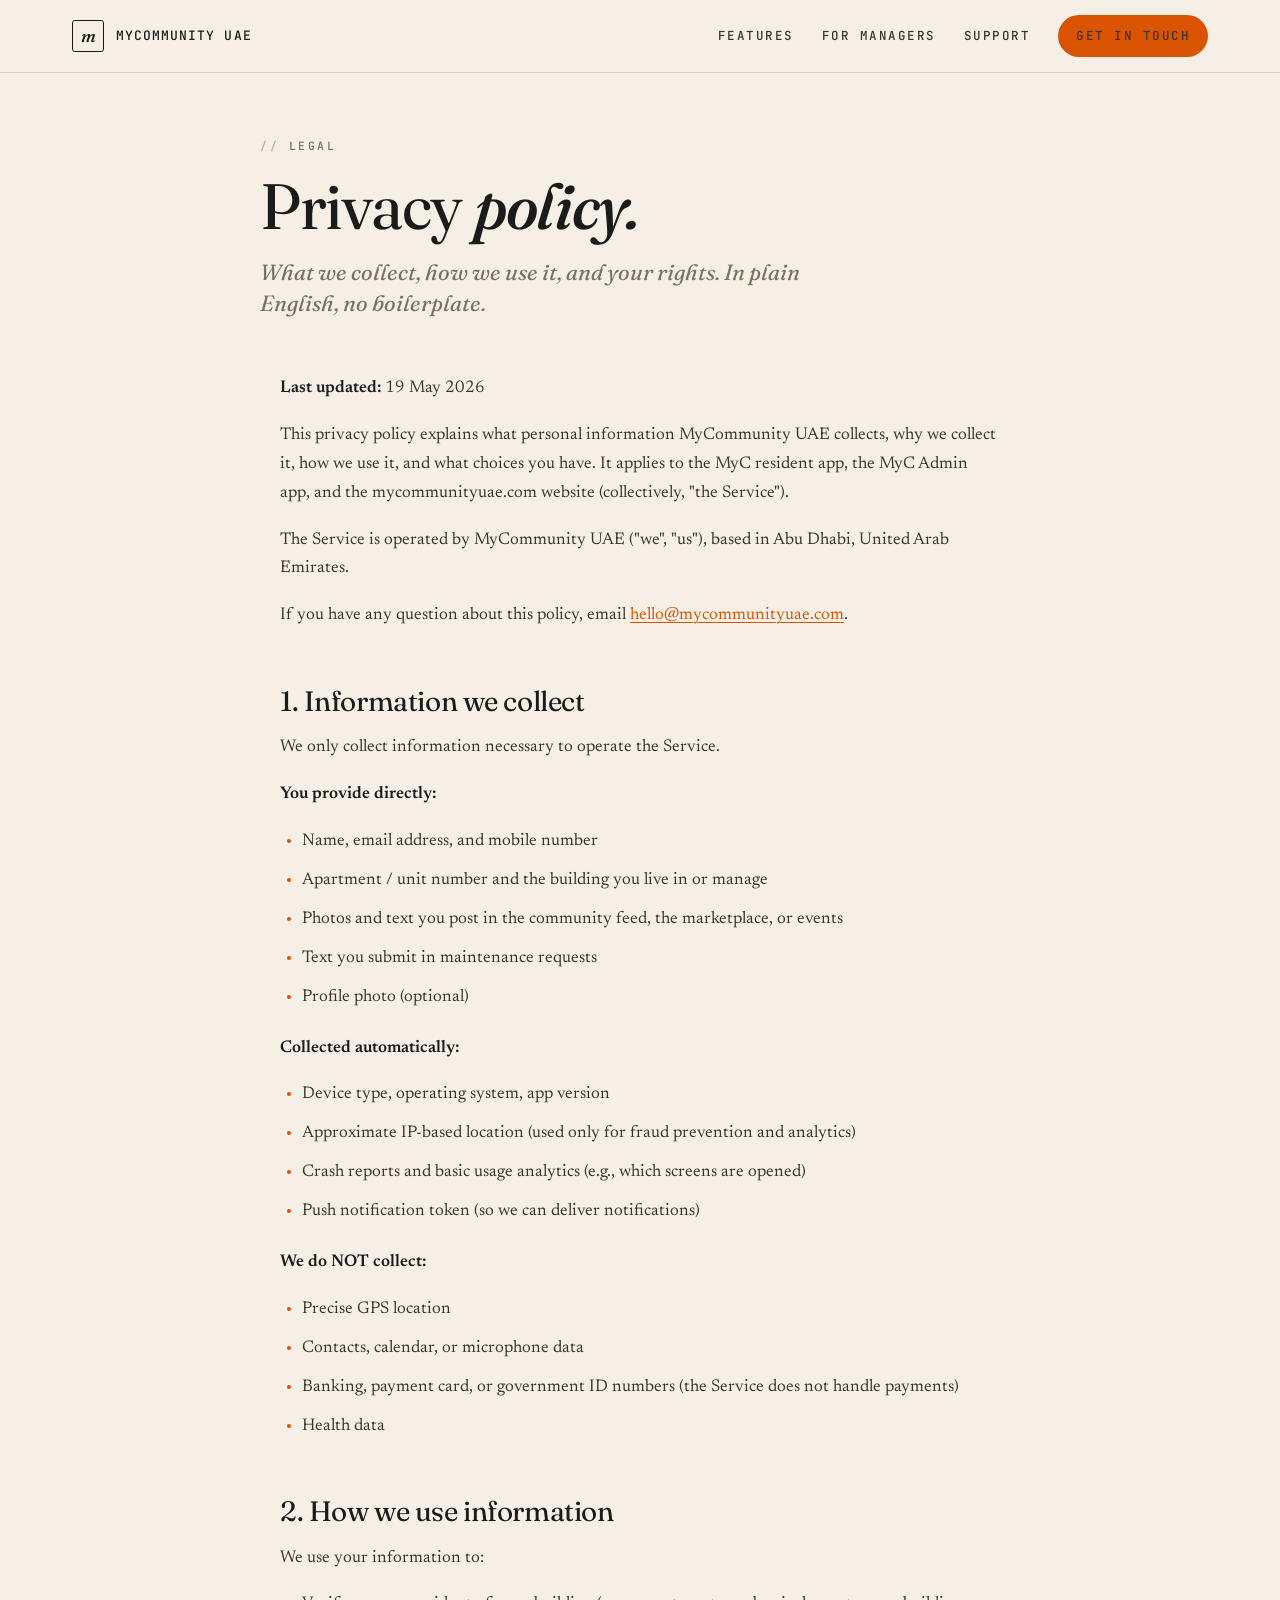
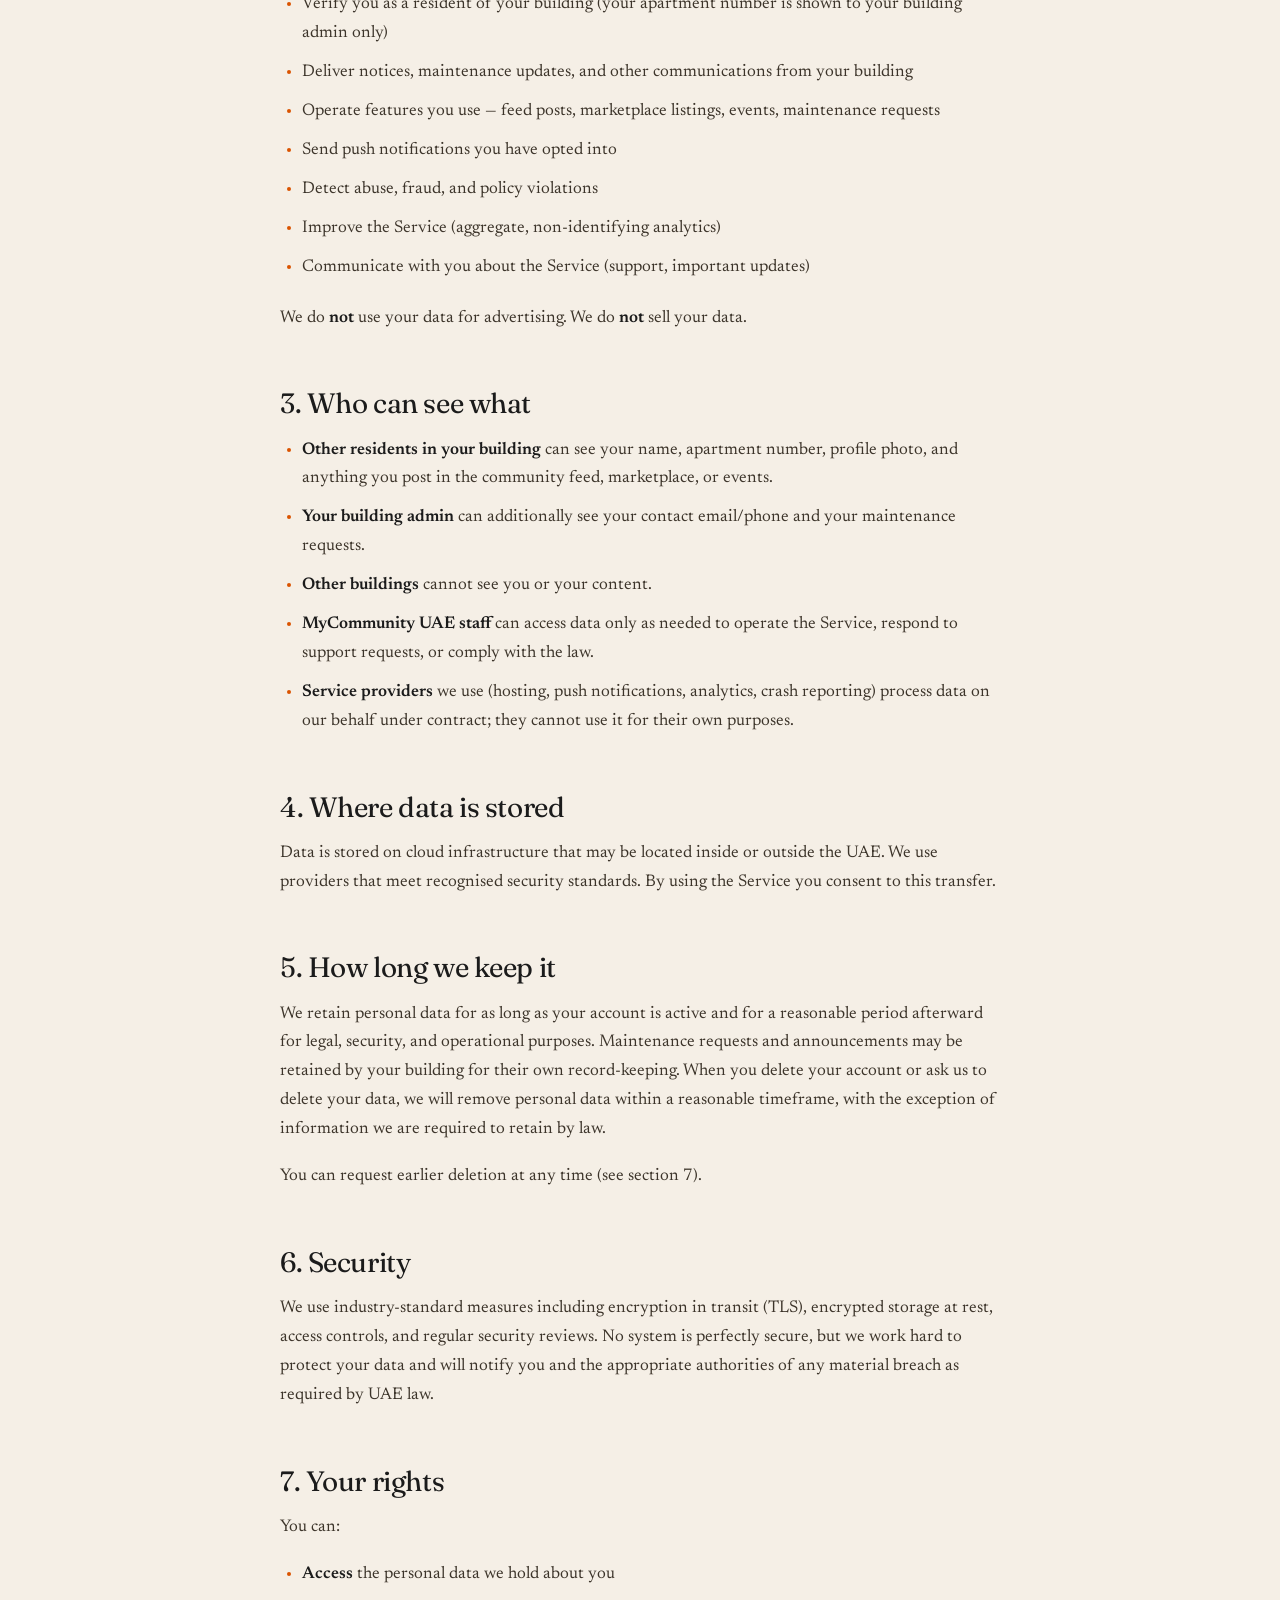
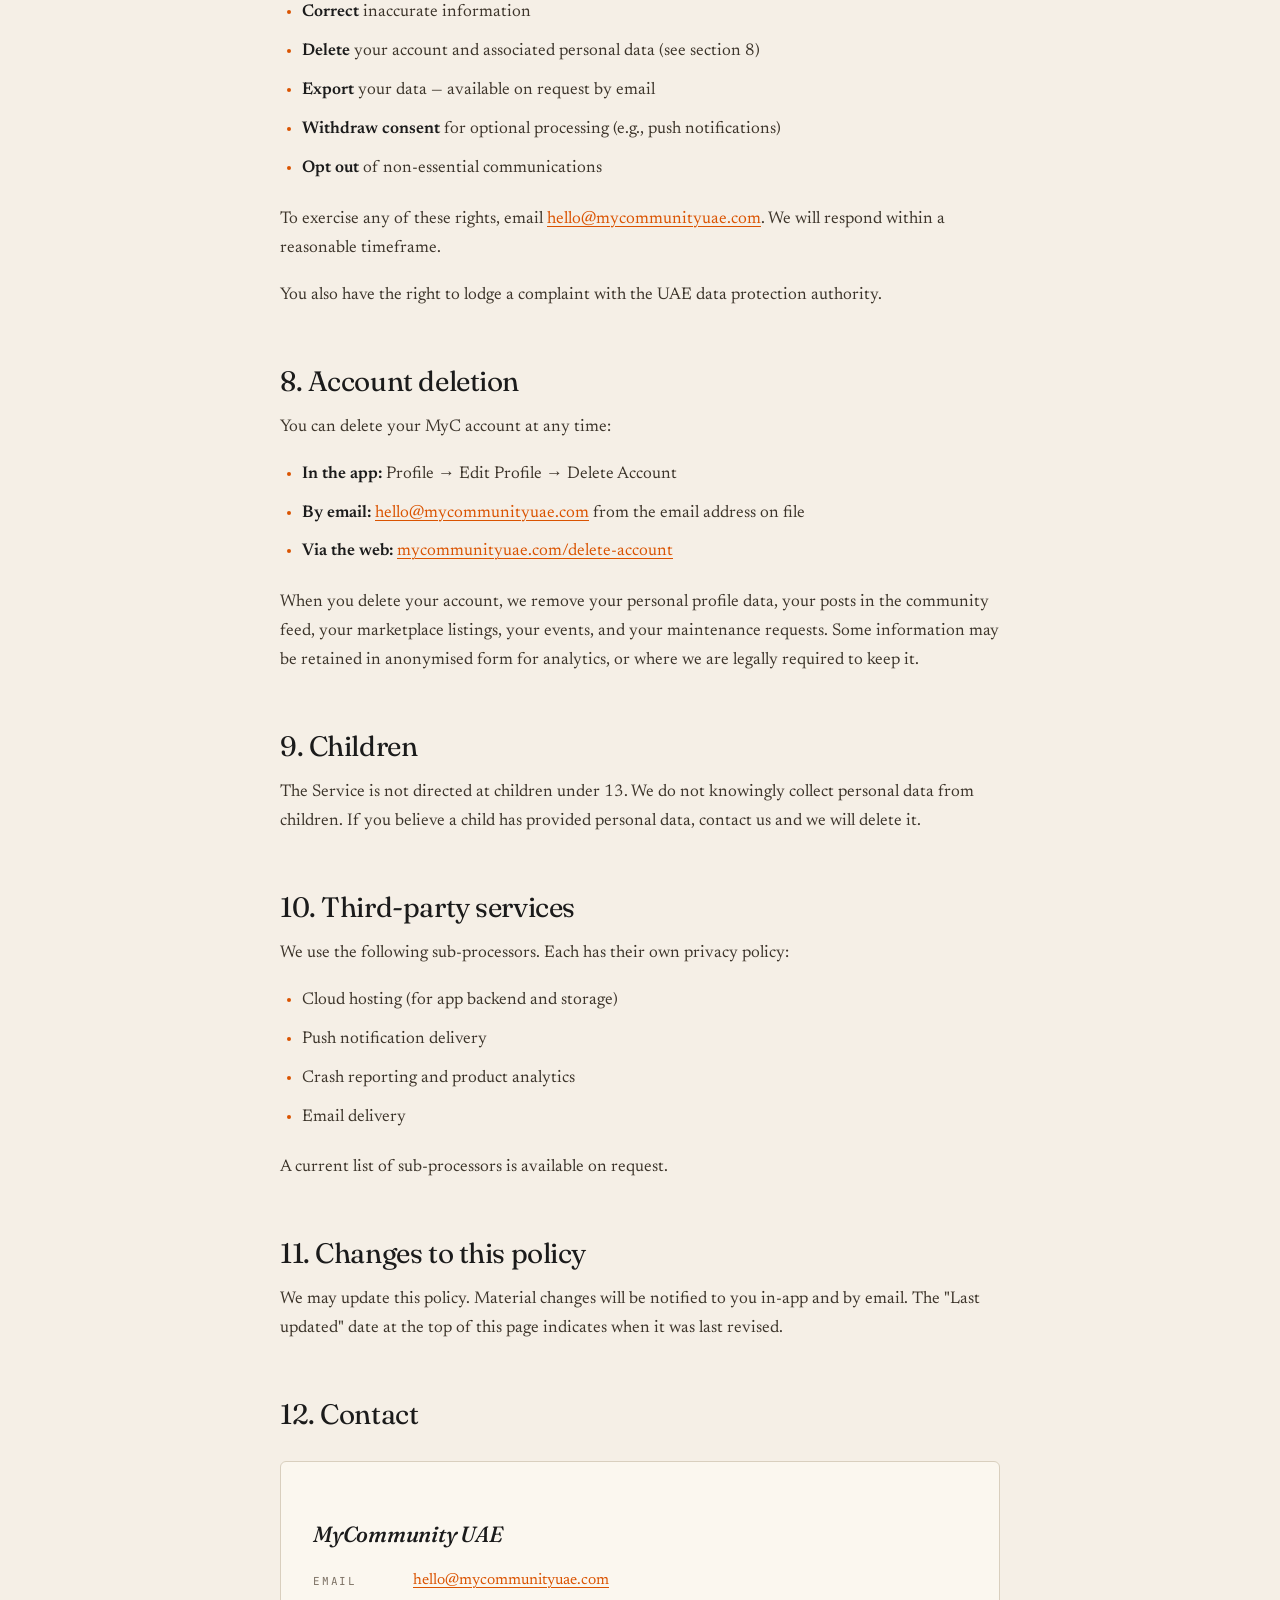
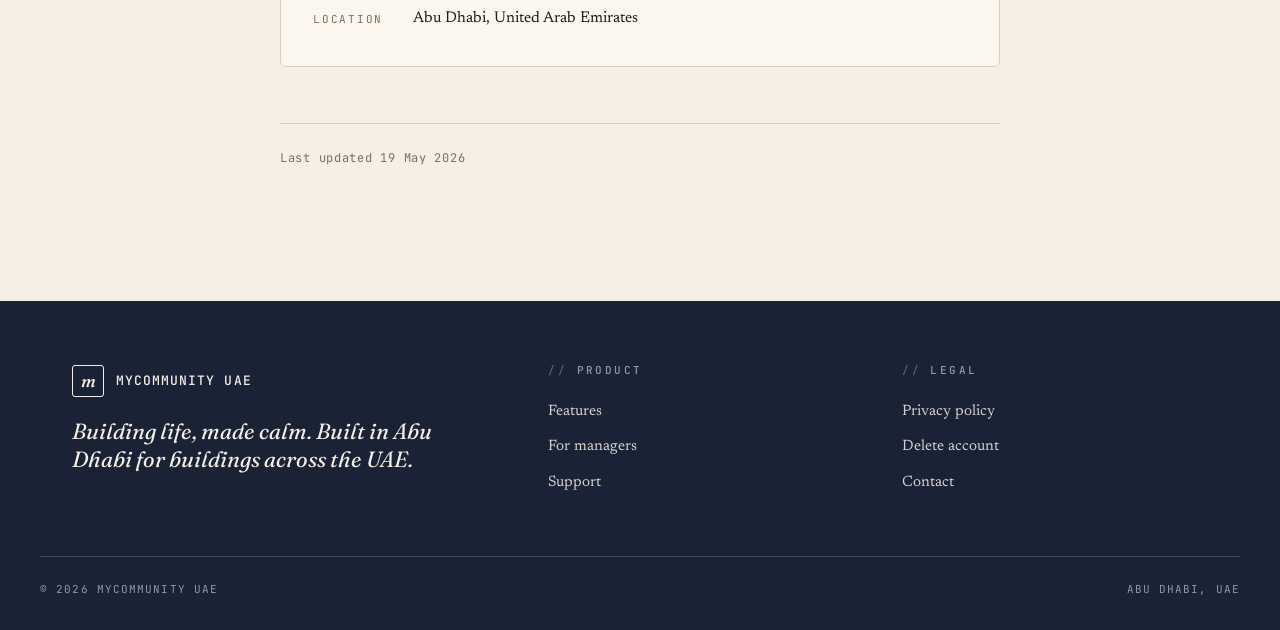
<file: privacy.html>
<!doctype html>
<html lang="en">
<head>
<meta charset="utf-8">
<title>Privacy Policy — MyCommunity UAE</title>
<meta name="viewport" content="width=device-width,initial-scale=1">
<meta name="description" content="MyCommunity UAE privacy policy. What we collect, how we use it, and your rights.">
<link rel="icon" href="assets/icons/icon_resident.png">
<link rel="preconnect" href="https://fonts.googleapis.com">
<link rel="preconnect" href="https://fonts.gstatic.com" crossorigin>
<link href="https://fonts.googleapis.com/css2?family=Fraunces:ital,opsz,wght@0,9..144,400;0,9..144,500;0,9..144,600;1,9..144,400;1,9..144,500;1,9..144,600&family=Newsreader:ital,wght@0,400;0,500;0,600;1,400;1,500&family=JetBrains+Mono:wght@400;500;600;700&display=swap" rel="stylesheet">
<link rel="stylesheet" href="assets/styles.css">
</head>
<body>

<header class="site-header">
  <div class="wrap">
    <a href="/" class="brand">
      <div class="brand-mark"><em>m</em></div>
      <div class="brand-text">MyCommunity&nbsp;UAE</div>
    </a>
    <nav class="nav">
      <a href="/#features">Features</a>
      <a href="/#managers">For managers</a>
      <a href="/support.html">Support</a>
      <a href="mailto:hello@mycommunityuae.com" class="btn btn-primary">Get in touch</a>
    </nav>
  </div>
</header>

<main class="content-page">
  <div class="wrap">
    <div class="page-head">
      <div class="eyebrow">Legal</div>
      <h1>Privacy <em>policy.</em></h1>
      <p class="lede">What we collect, how we use it, and your rights. In plain English, no boilerplate.</p>
    </div>

    <article class="prose">
      <p><strong>Last updated:</strong> 19 May 2026</p>
      <p>This privacy policy explains what personal information MyCommunity UAE collects, why we collect it, how we use it, and what choices you have. It applies to the MyC resident app, the MyC Admin app, and the mycommunityuae.com website (collectively, "the Service").</p>
      <p>The Service is operated by MyCommunity UAE ("we", "us"), based in Abu Dhabi, United Arab Emirates.</p>
      <p>If you have any question about this policy, email <a href="mailto:hello@mycommunityuae.com">hello@mycommunityuae.com</a>.</p>

      <h2>1. Information we collect</h2>
      <p>We only collect information necessary to operate the Service.</p>
      <p><strong>You provide directly:</strong></p>
      <ul>
        <li>Name, email address, and mobile number</li>
        <li>Apartment / unit number and the building you live in or manage</li>
        <li>Photos and text you post in the community feed, the marketplace, or events</li>
        <li>Text you submit in maintenance requests</li>
        <li>Profile photo (optional)</li>
      </ul>
      <p><strong>Collected automatically:</strong></p>
      <ul>
        <li>Device type, operating system, app version</li>
        <li>Approximate IP-based location (used only for fraud prevention and analytics)</li>
        <li>Crash reports and basic usage analytics (e.g., which screens are opened)</li>
        <li>Push notification token (so we can deliver notifications)</li>
      </ul>
      <p><strong>We do NOT collect:</strong></p>
      <ul>
        <li>Precise GPS location</li>
        <li>Contacts, calendar, or microphone data</li>
        <li>Banking, payment card, or government ID numbers (the Service does not handle payments)</li>
        <li>Health data</li>
      </ul>

      <h2>2. How we use information</h2>
      <p>We use your information to:</p>
      <ul>
        <li>Verify you as a resident of your building (your apartment number is shown to your building admin only)</li>
        <li>Deliver notices, maintenance updates, and other communications from your building</li>
        <li>Operate features you use — feed posts, marketplace listings, events, maintenance requests</li>
        <li>Send push notifications you have opted into</li>
        <li>Detect abuse, fraud, and policy violations</li>
        <li>Improve the Service (aggregate, non-identifying analytics)</li>
        <li>Communicate with you about the Service (support, important updates)</li>
      </ul>
      <p>We do <strong>not</strong> use your data for advertising. We do <strong>not</strong> sell your data.</p>

      <h2>3. Who can see what</h2>
      <ul>
        <li><strong>Other residents in your building</strong> can see your name, apartment number, profile photo, and anything you post in the community feed, marketplace, or events.</li>
        <li><strong>Your building admin</strong> can additionally see your contact email/phone and your maintenance requests.</li>
        <li><strong>Other buildings</strong> cannot see you or your content.</li>
        <li><strong>MyCommunity UAE staff</strong> can access data only as needed to operate the Service, respond to support requests, or comply with the law.</li>
        <li><strong>Service providers</strong> we use (hosting, push notifications, analytics, crash reporting) process data on our behalf under contract; they cannot use it for their own purposes.</li>
      </ul>

      <h2>4. Where data is stored</h2>
      <p>Data is stored on cloud infrastructure that may be located inside or outside the UAE. We use providers that meet recognised security standards. By using the Service you consent to this transfer.</p>

      <h2>5. How long we keep it</h2>
      <p>We retain personal data for as long as your account is active and for a reasonable period afterward for legal, security, and operational purposes. Maintenance requests and announcements may be retained by your building for their own record-keeping. When you delete your account or ask us to delete your data, we will remove personal data within a reasonable timeframe, with the exception of information we are required to retain by law.</p>
      <p>You can request earlier deletion at any time (see section 7).</p>

      <h2>6. Security</h2>
      <p>We use industry-standard measures including encryption in transit (TLS), encrypted storage at rest, access controls, and regular security reviews. No system is perfectly secure, but we work hard to protect your data and will notify you and the appropriate authorities of any material breach as required by UAE law.</p>

      <h2>7. Your rights</h2>
      <p>You can:</p>
      <ul>
        <li><strong>Access</strong> the personal data we hold about you</li>
        <li><strong>Correct</strong> inaccurate information</li>
        <li><strong>Delete</strong> your account and associated personal data (see section 8)</li>
        <li><strong>Export</strong> your data — available on request by email</li>
        <li><strong>Withdraw consent</strong> for optional processing (e.g., push notifications)</li>
        <li><strong>Opt out</strong> of non-essential communications</li>
      </ul>
      <p>To exercise any of these rights, email <a href="mailto:hello@mycommunityuae.com">hello@mycommunityuae.com</a>. We will respond within a reasonable timeframe.</p>
      <p>You also have the right to lodge a complaint with the UAE data protection authority.</p>

      <h2>8. Account deletion</h2>
      <p>You can delete your MyC account at any time:</p>
      <ul>
        <li><strong>In the app:</strong> Profile → Edit Profile → Delete Account</li>
        <li><strong>By email:</strong> <a href="mailto:hello@mycommunityuae.com">hello@mycommunityuae.com</a> from the email address on file</li>
        <li><strong>Via the web:</strong> <a href="/delete-account.html">mycommunityuae.com/delete-account</a></li>
      </ul>
      <p>When you delete your account, we remove your personal profile data, your posts in the community feed, your marketplace listings, your events, and your maintenance requests. Some information may be retained in anonymised form for analytics, or where we are legally required to keep it.</p>

      <h2>9. Children</h2>
      <p>The Service is not directed at children under 13. We do not knowingly collect personal data from children. If you believe a child has provided personal data, contact us and we will delete it.</p>

      <h2>10. Third-party services</h2>
      <p>We use the following sub-processors. Each has their own privacy policy:</p>
      <ul>
        <li>Cloud hosting (for app backend and storage)</li>
        <li>Push notification delivery</li>
        <li>Crash reporting and product analytics</li>
        <li>Email delivery</li>
      </ul>
      <p>A current list of sub-processors is available on request.</p>

      <h2>11. Changes to this policy</h2>
      <p>We may update this policy. Material changes will be notified to you in-app and by email. The "Last updated" date at the top of this page indicates when it was last revised.</p>

      <h2>12. Contact</h2>
      <div class="contact-card">
        <h3>MyCommunity UAE</h3>
        <div class="row"><span class="lbl">Email</span><span class="val"><a href="mailto:hello@mycommunityuae.com">hello@mycommunityuae.com</a></span></div>
        <div class="row"><span class="lbl">Location</span><span class="val">Abu Dhabi, United Arab Emirates</span></div>
      </div>

      <div class="last-updated">Last updated 19 May 2026</div>
    </article>
  </div>
</main>

<footer class="site-footer">
  <div class="wrap">
    <div>
      <a href="/" class="footer-brand">
        <div class="brand-mark"><em>m</em></div>
        <div class="brand-text">MyCommunity&nbsp;UAE</div>
      </a>
      <p class="footer-tagline">Building life, made calm. Built in Abu Dhabi for buildings across the UAE.</p>
    </div>
    <div class="footer-col">
      <h4>Product</h4>
      <a href="/#features">Features</a>
      <a href="/#managers">For managers</a>
      <a href="/support.html">Support</a>
    </div>
    <div class="footer-col">
      <h4>Legal</h4>
      <a href="/privacy.html">Privacy policy</a>
      <a href="/delete-account.html">Delete account</a>
      <a href="mailto:hello@mycommunityuae.com">Contact</a>
    </div>
  </div>
  <div class="footer-bottom">
    <span>© 2026 MyCommunity UAE</span>
    <span>Abu Dhabi, UAE</span>
  </div>
</footer>

</body>
</html>
</file>
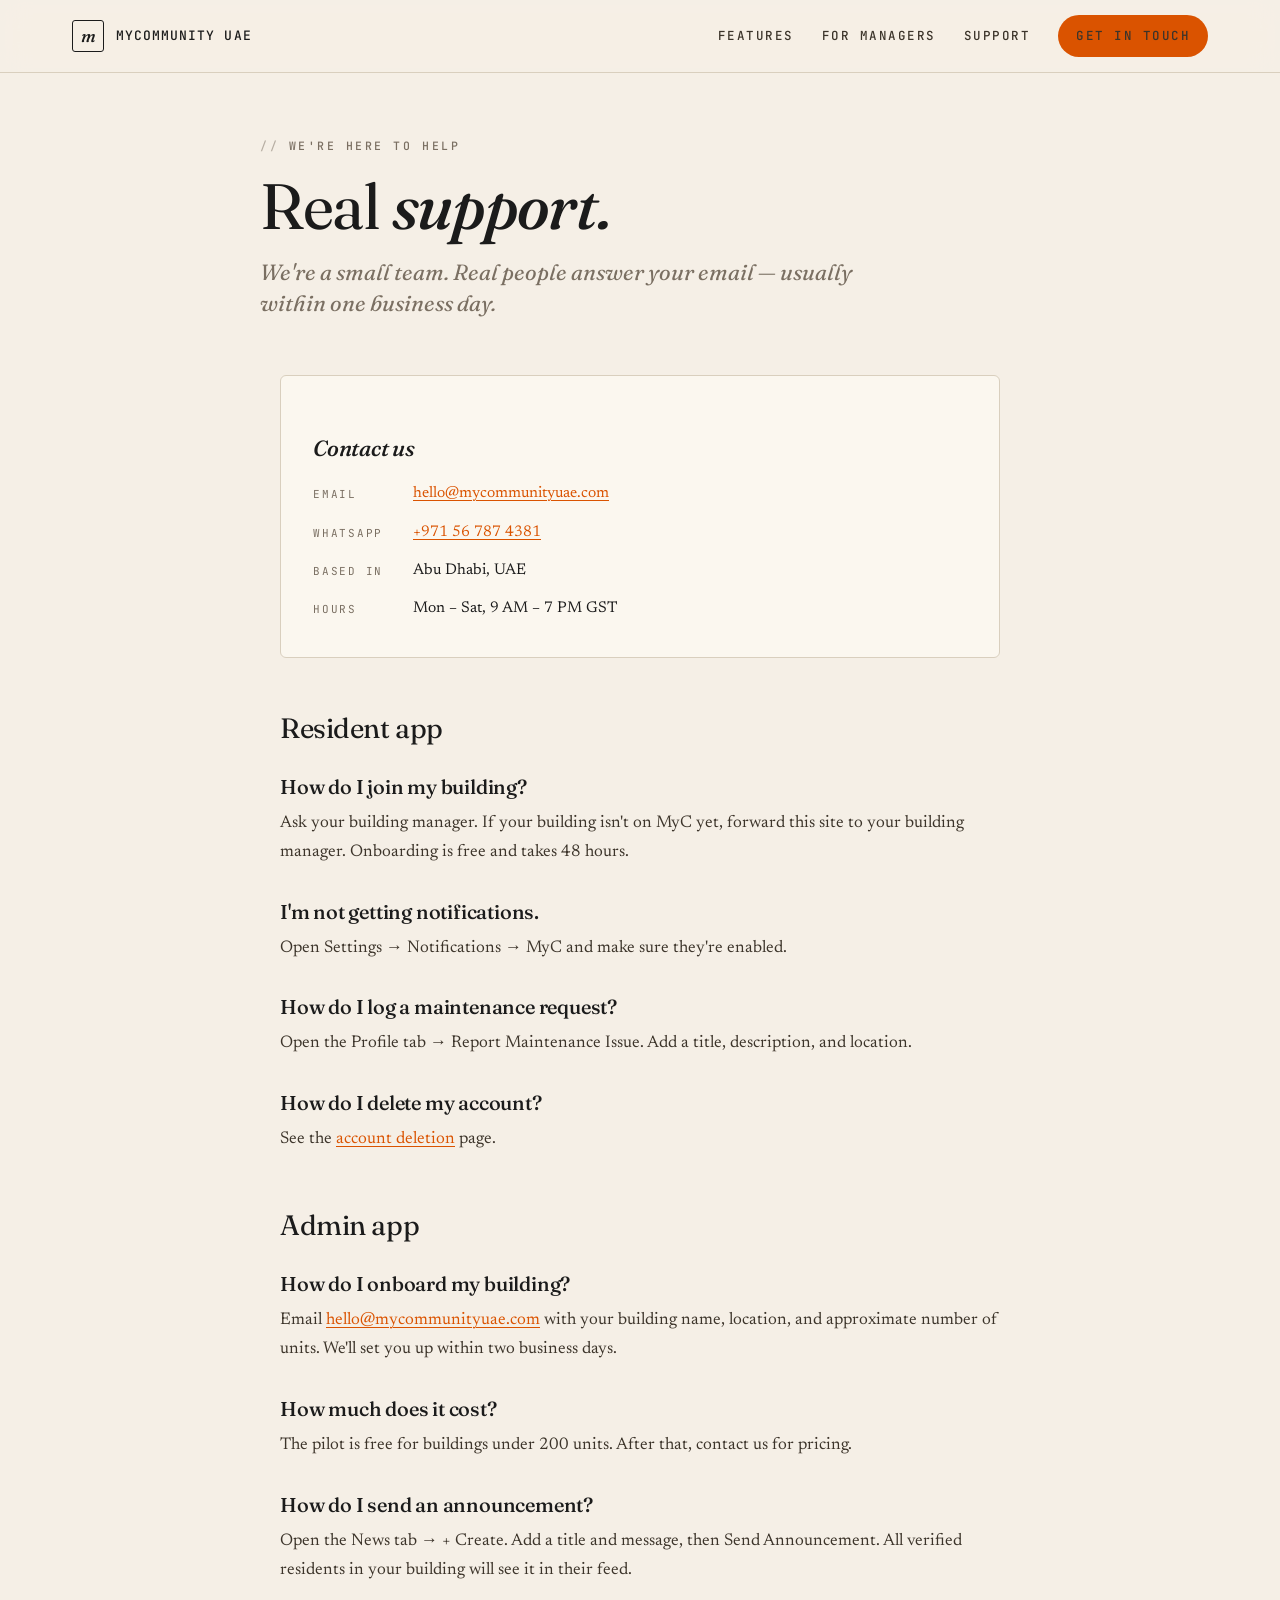
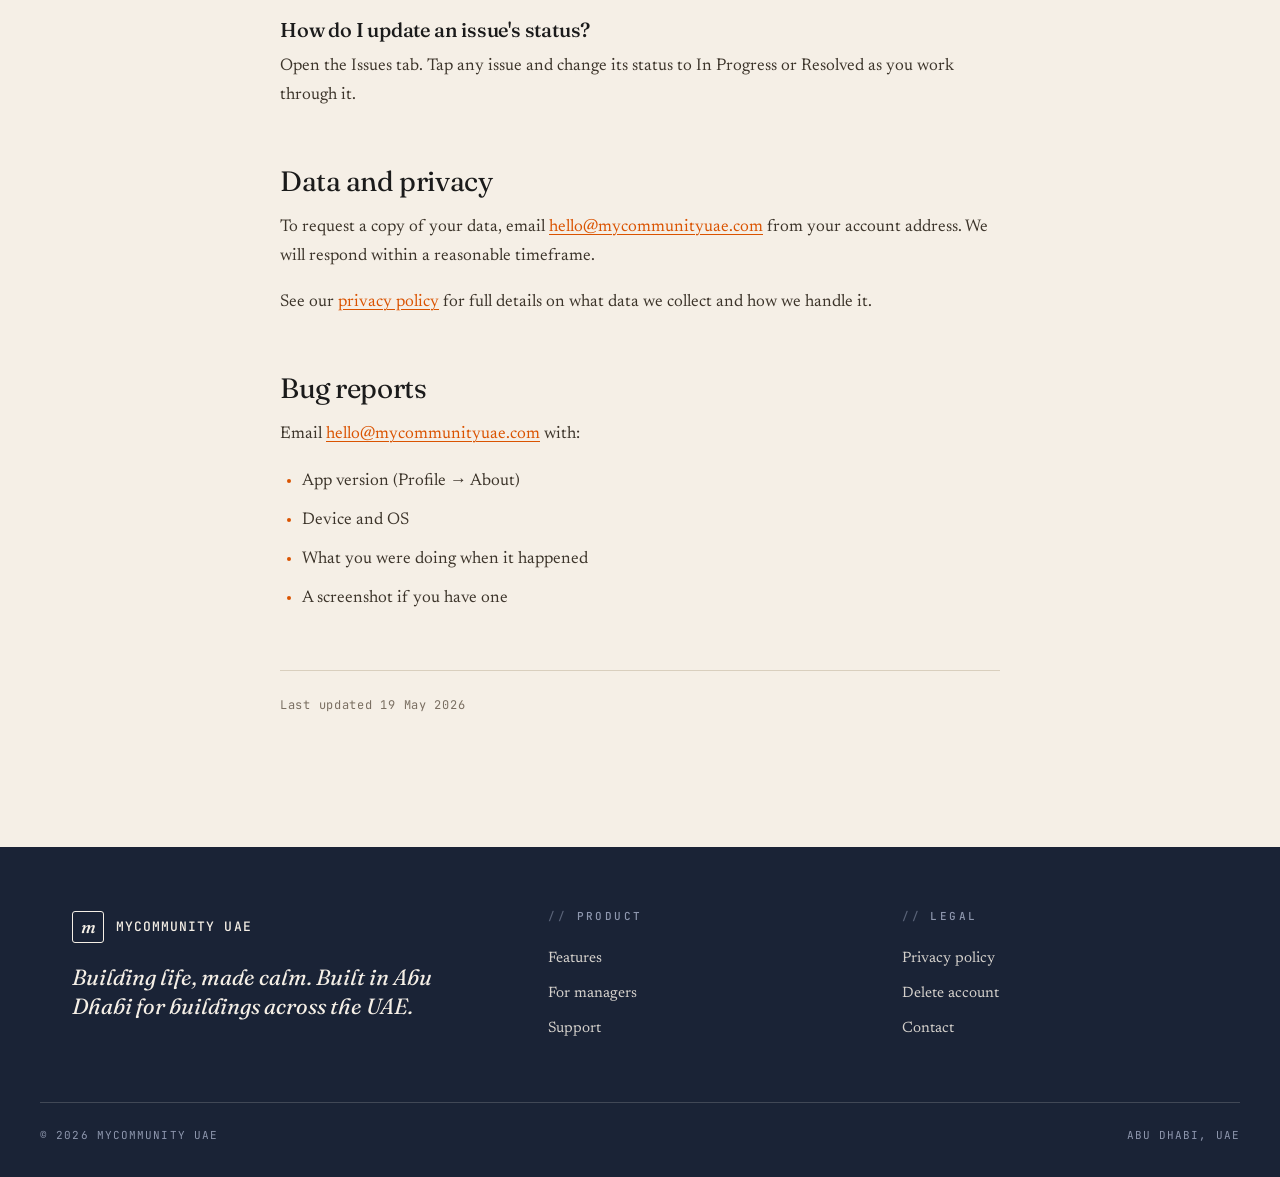
<file: support.html>
<!doctype html>
<html lang="en">
<head>
<meta charset="utf-8">
<title>Support — MyCommunity UAE</title>
<meta name="viewport" content="width=device-width,initial-scale=1">
<meta name="description" content="Help with MyC and MyC Admin. Real people answer your email, usually within one business day.">
<link rel="icon" href="assets/icons/icon_resident.png">
<link rel="preconnect" href="https://fonts.googleapis.com">
<link rel="preconnect" href="https://fonts.gstatic.com" crossorigin>
<link href="https://fonts.googleapis.com/css2?family=Fraunces:ital,opsz,wght@0,9..144,400;0,9..144,500;0,9..144,600;1,9..144,400;1,9..144,500;1,9..144,600&family=Newsreader:ital,wght@0,400;0,500;0,600;1,400;1,500&family=JetBrains+Mono:wght@400;500;600;700&display=swap" rel="stylesheet">
<link rel="stylesheet" href="assets/styles.css">
</head>
<body>

<header class="site-header">
  <div class="wrap">
    <a href="/" class="brand">
      <div class="brand-mark"><em>m</em></div>
      <div class="brand-text">MyCommunity&nbsp;UAE</div>
    </a>
    <nav class="nav">
      <a href="/#features">Features</a>
      <a href="/#managers">For managers</a>
      <a href="/support.html">Support</a>
      <a href="mailto:hello@mycommunityuae.com" class="btn btn-primary">Get in touch</a>
    </nav>
  </div>
</header>

<main class="content-page">
  <div class="wrap">
    <div class="page-head">
      <div class="eyebrow">We're here to help</div>
      <h1>Real <em>support.</em></h1>
      <p class="lede">We're a small team. Real people answer your email — usually within one business day.</p>
    </div>

    <article class="prose">

      <div class="contact-card">
        <h3>Contact us</h3>
        <div class="row"><span class="lbl">Email</span><span class="val"><a href="mailto:hello@mycommunityuae.com">hello@mycommunityuae.com</a></span></div>
        <div class="row"><span class="lbl">WhatsApp</span><span class="val"><a href="https://wa.me/971567874381">+971 56 787 4381</a></span></div>
        <div class="row"><span class="lbl">Based in</span><span class="val">Abu Dhabi, UAE</span></div>
        <div class="row"><span class="lbl">Hours</span><span class="val">Mon – Sat, 9 AM – 7 PM GST</span></div>
      </div>

      <h2>Resident app</h2>

      <h3>How do I join my building?</h3>
      <p>Ask your building manager. If your building isn't on MyC yet, forward this site to your building manager. Onboarding is free and takes 48 hours.</p>

      <h3>I'm not getting notifications.</h3>
      <p>Open Settings → Notifications → MyC and make sure they're enabled.</p>

      <h3>How do I log a maintenance request?</h3>
      <p>Open the Profile tab → Report Maintenance Issue. Add a title, description, and location.</p>

      <h3>How do I delete my account?</h3>
      <p>See the <a href="/delete-account.html">account deletion</a> page.</p>

      <h2>Admin app</h2>

      <h3>How do I onboard my building?</h3>
      <p>Email <a href="mailto:hello@mycommunityuae.com">hello@mycommunityuae.com</a> with your building name, location, and approximate number of units. We'll set you up within two business days.</p>

      <h3>How much does it cost?</h3>
      <p>The pilot is free for buildings under 200 units. After that, contact us for pricing.</p>

      <h3>How do I send an announcement?</h3>
      <p>Open the News tab → + Create. Add a title and message, then Send Announcement. All verified residents in your building will see it in their feed.</p>

      <h3>How do I update an issue's status?</h3>
      <p>Open the Issues tab. Tap any issue and change its status to In Progress or Resolved as you work through it.</p>

      <h2>Data and privacy</h2>
      <p>To request a copy of your data, email <a href="mailto:hello@mycommunityuae.com">hello@mycommunityuae.com</a> from your account address. We will respond within a reasonable timeframe.</p>
      <p>See our <a href="/privacy.html">privacy policy</a> for full details on what data we collect and how we handle it.</p>

      <h2>Bug reports</h2>
      <p>Email <a href="mailto:hello@mycommunityuae.com">hello@mycommunityuae.com</a> with:</p>
      <ul>
        <li>App version (Profile → About)</li>
        <li>Device and OS</li>
        <li>What you were doing when it happened</li>
        <li>A screenshot if you have one</li>
      </ul>

      <div class="last-updated">Last updated 19 May 2026</div>
    </article>
  </div>
</main>

<footer class="site-footer">
  <div class="wrap">
    <div>
      <a href="/" class="footer-brand">
        <div class="brand-mark"><em>m</em></div>
        <div class="brand-text">MyCommunity&nbsp;UAE</div>
      </a>
      <p class="footer-tagline">Building life, made calm. Built in Abu Dhabi for buildings across the UAE.</p>
    </div>
    <div class="footer-col">
      <h4>Product</h4>
      <a href="/#features">Features</a>
      <a href="/#managers">For managers</a>
      <a href="/support.html">Support</a>
    </div>
    <div class="footer-col">
      <h4>Legal</h4>
      <a href="/privacy.html">Privacy policy</a>
      <a href="/delete-account.html">Delete account</a>
      <a href="mailto:hello@mycommunityuae.com">Contact</a>
    </div>
  </div>
  <div class="footer-bottom">
    <span>© 2026 MyCommunity UAE</span>
    <span>Abu Dhabi, UAE</span>
  </div>
</footer>

</body>
</html>
</file>
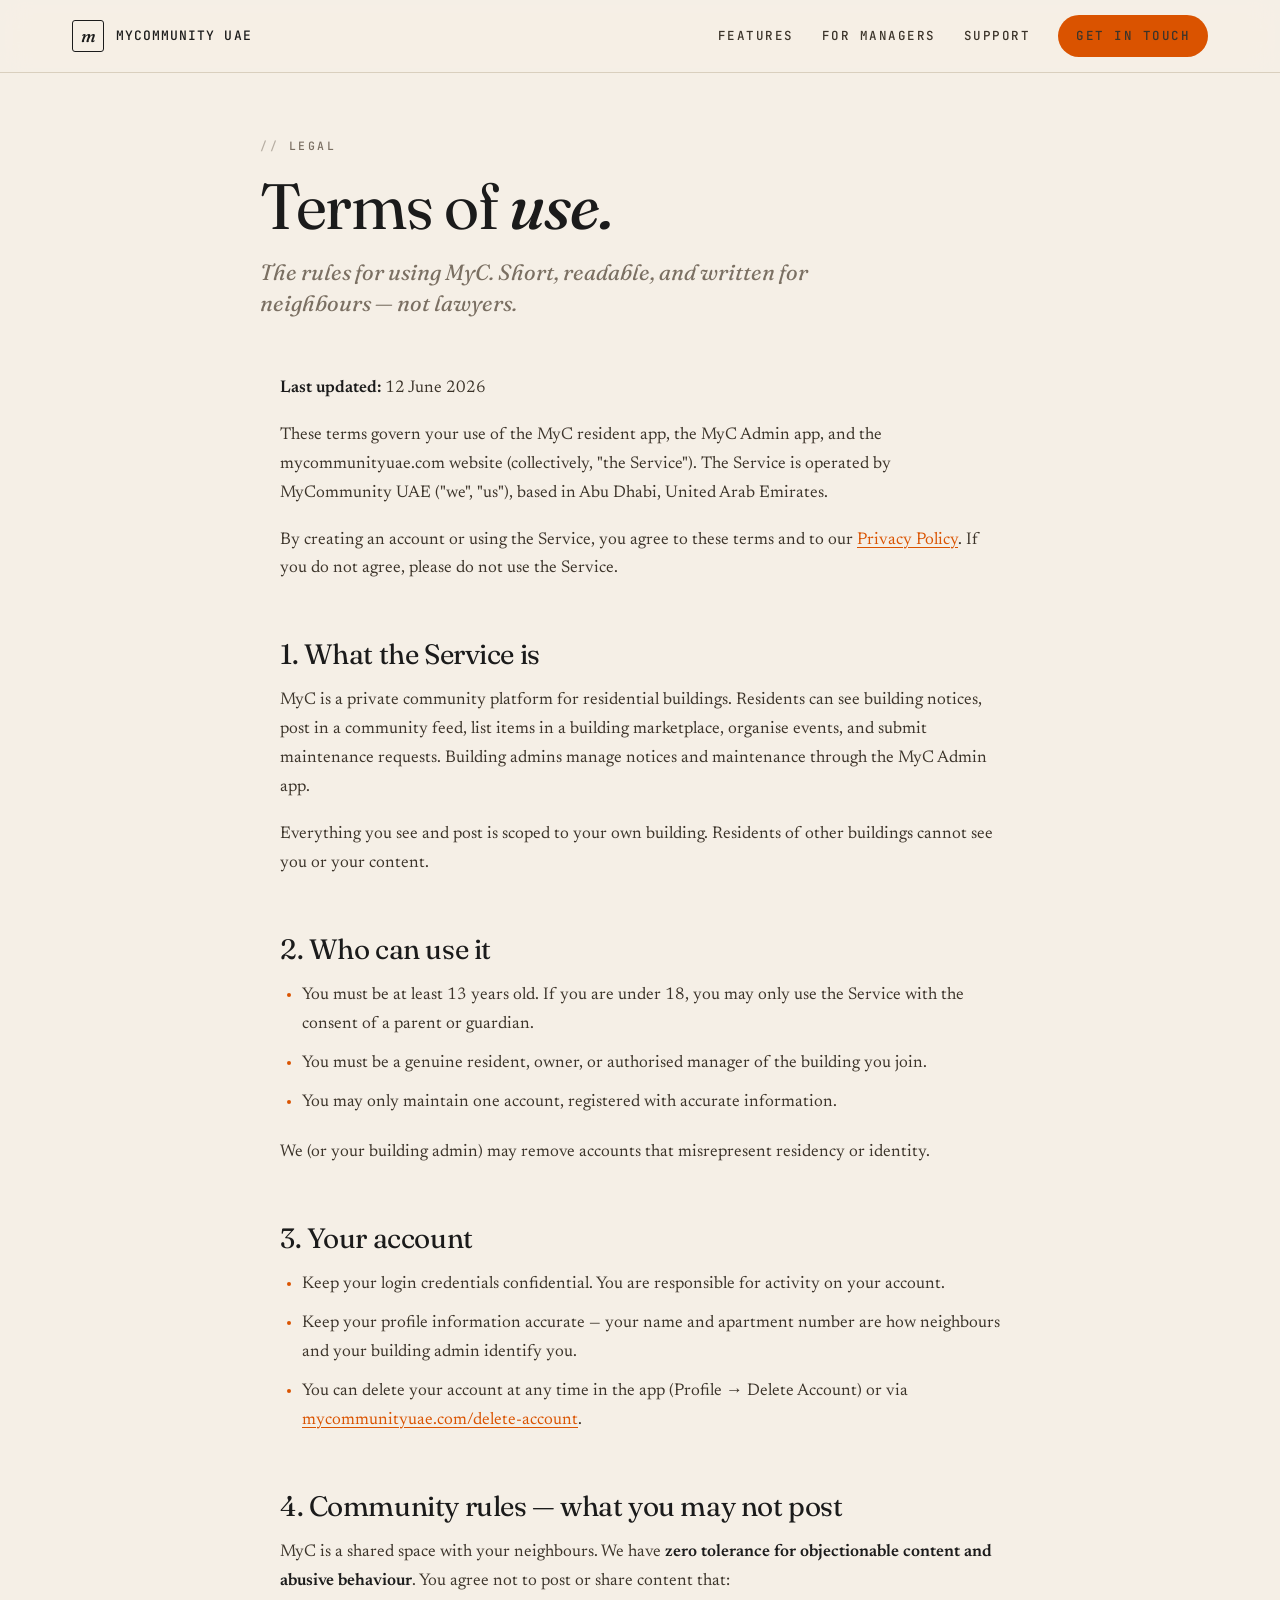
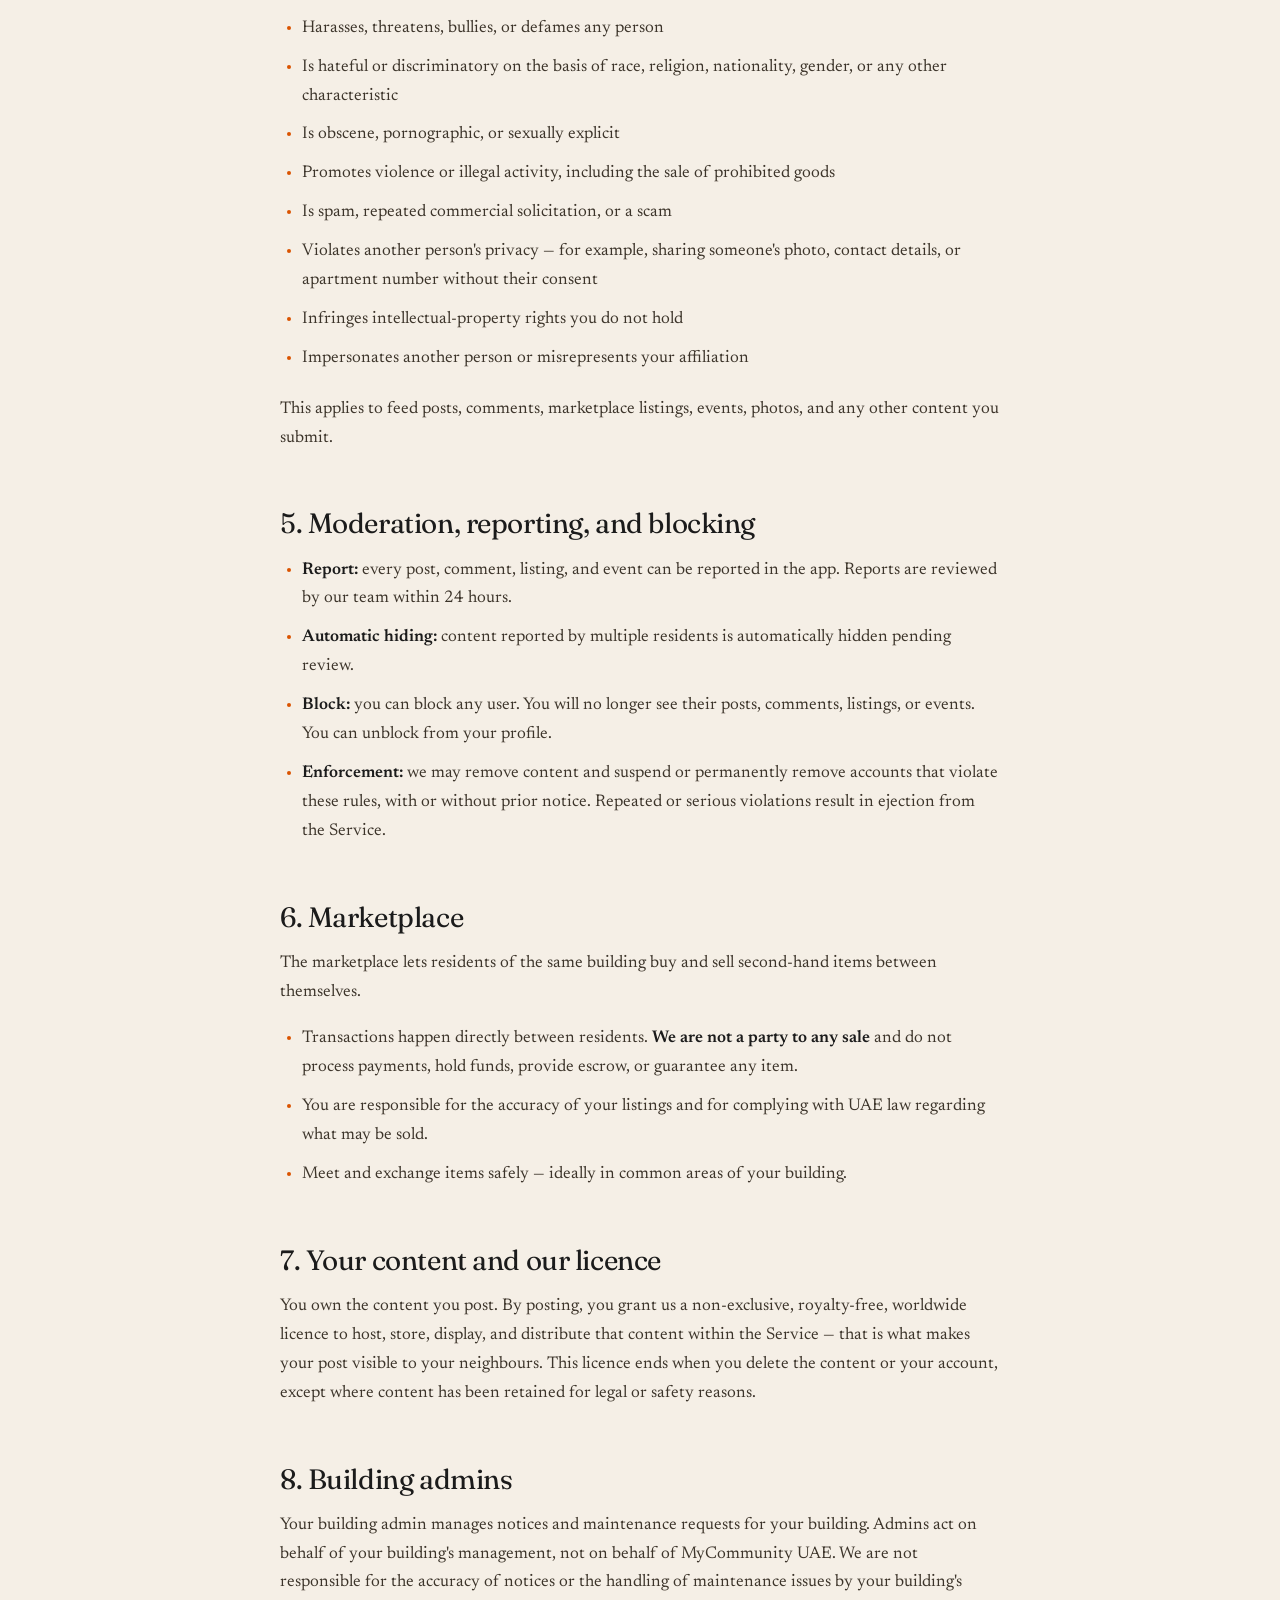
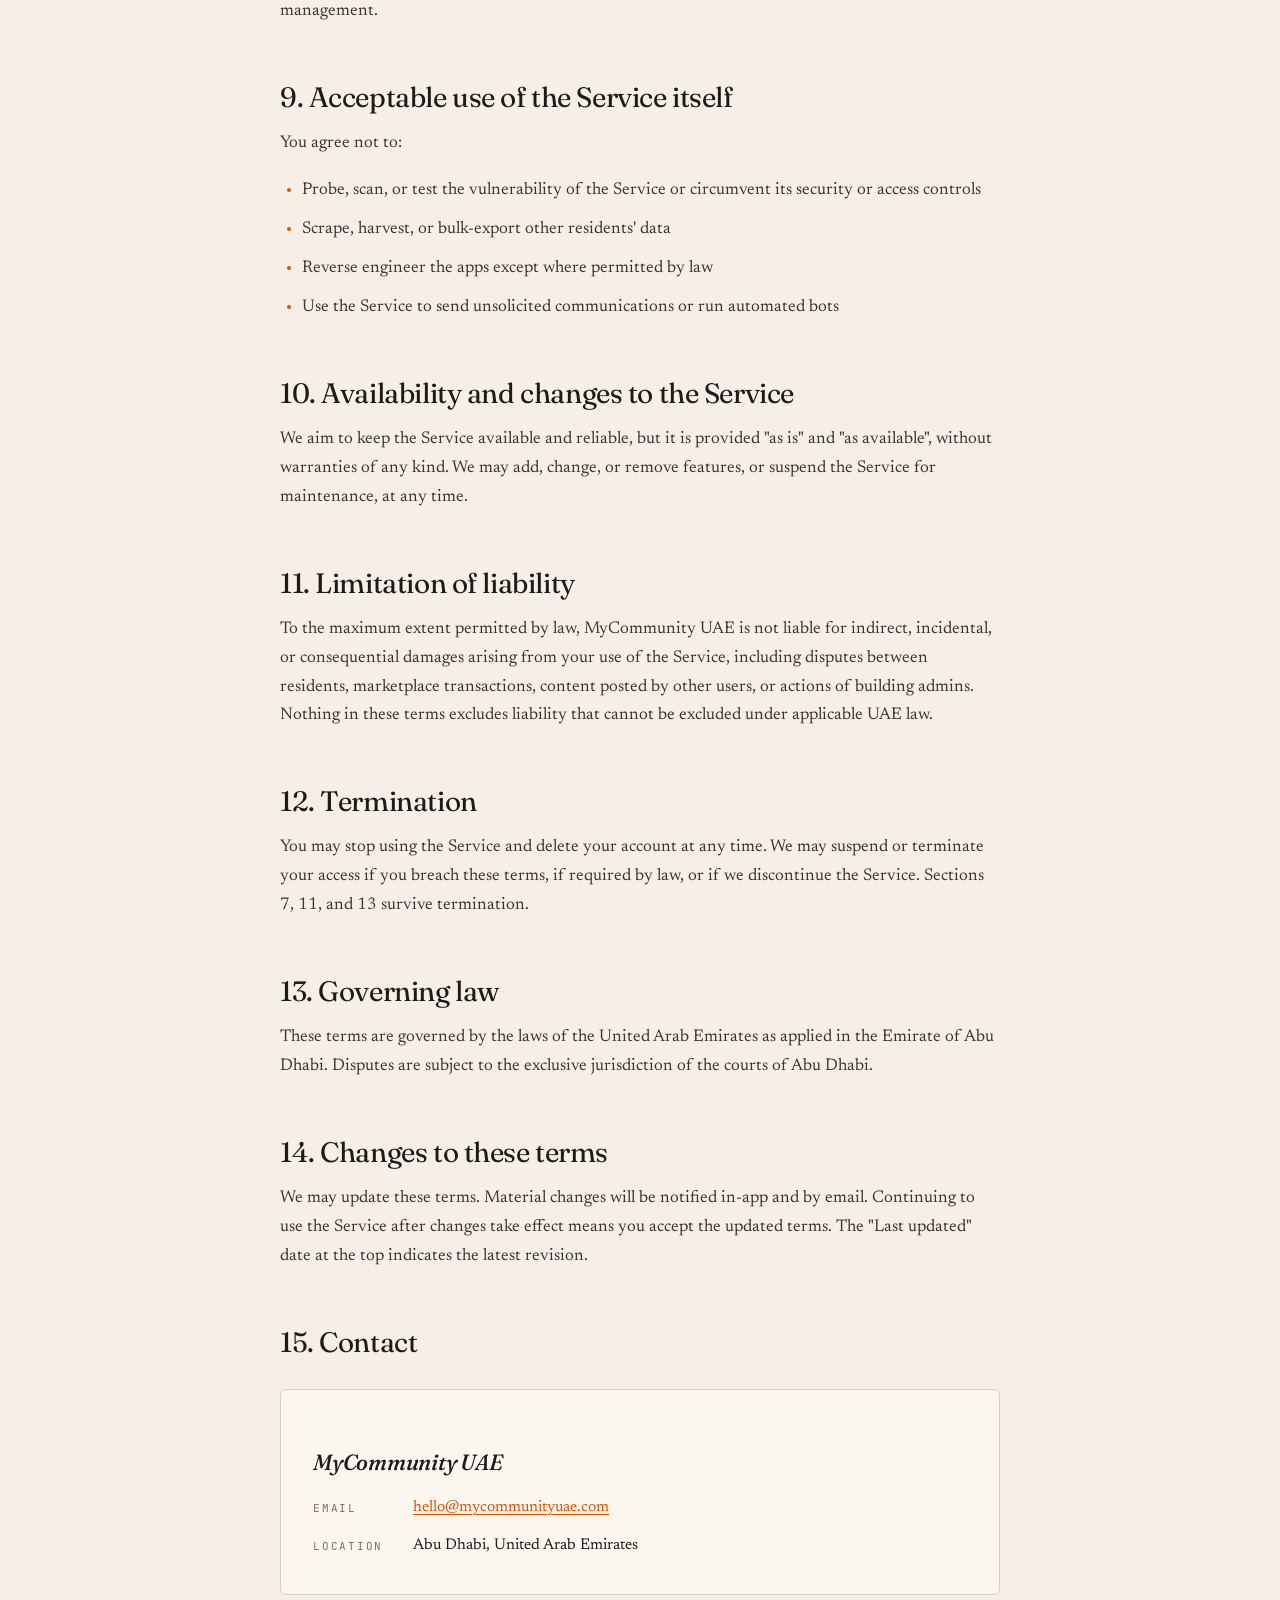
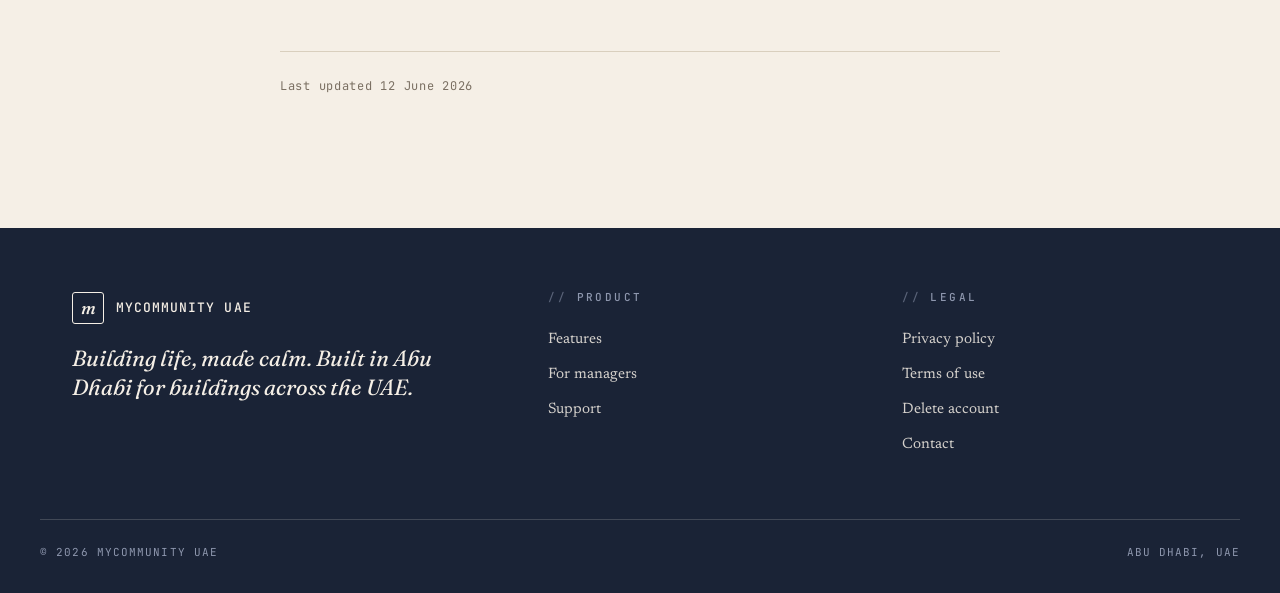
<file: terms.html>
<!doctype html>
<html lang="en">
<head>
<meta charset="utf-8">
<title>Terms of Use — MyCommunity UAE</title>
<meta name="viewport" content="width=device-width,initial-scale=1">
<meta name="description" content="MyCommunity UAE terms of use. The rules for using the MyC apps, in plain English.">
<link rel="icon" href="assets/icons/icon_resident.png">
<link rel="preconnect" href="https://fonts.googleapis.com">
<link rel="preconnect" href="https://fonts.gstatic.com" crossorigin>
<link href="https://fonts.googleapis.com/css2?family=Fraunces:ital,opsz,wght@0,9..144,400;0,9..144,500;0,9..144,600;1,9..144,400;1,9..144,500;1,9..144,600&family=Newsreader:ital,wght@0,400;0,500;0,600;1,400;1,500&family=JetBrains+Mono:wght@400;500;600;700&display=swap" rel="stylesheet">
<link rel="stylesheet" href="assets/styles.css">
</head>
<body>

<header class="site-header">
  <div class="wrap">
    <a href="/" class="brand">
      <div class="brand-mark"><em>m</em></div>
      <div class="brand-text">MyCommunity&nbsp;UAE</div>
    </a>
    <nav class="nav">
      <a href="/#features">Features</a>
      <a href="/#managers">For managers</a>
      <a href="/support.html">Support</a>
      <a href="mailto:hello@mycommunityuae.com" class="btn btn-primary">Get in touch</a>
    </nav>
  </div>
</header>

<main class="content-page">
  <div class="wrap">
    <div class="page-head">
      <div class="eyebrow">Legal</div>
      <h1>Terms of <em>use.</em></h1>
      <p class="lede">The rules for using MyC. Short, readable, and written for neighbours — not lawyers.</p>
    </div>

    <article class="prose">
      <p><strong>Last updated:</strong> 12 June 2026</p>
      <p>These terms govern your use of the MyC resident app, the MyC Admin app, and the mycommunityuae.com website (collectively, "the Service"). The Service is operated by MyCommunity UAE ("we", "us"), based in Abu Dhabi, United Arab Emirates.</p>
      <p>By creating an account or using the Service, you agree to these terms and to our <a href="/privacy.html">Privacy Policy</a>. If you do not agree, please do not use the Service.</p>

      <h2>1. What the Service is</h2>
      <p>MyC is a private community platform for residential buildings. Residents can see building notices, post in a community feed, list items in a building marketplace, organise events, and submit maintenance requests. Building admins manage notices and maintenance through the MyC Admin app.</p>
      <p>Everything you see and post is scoped to your own building. Residents of other buildings cannot see you or your content.</p>

      <h2>2. Who can use it</h2>
      <ul>
        <li>You must be at least 13 years old. If you are under 18, you may only use the Service with the consent of a parent or guardian.</li>
        <li>You must be a genuine resident, owner, or authorised manager of the building you join.</li>
        <li>You may only maintain one account, registered with accurate information.</li>
      </ul>
      <p>We (or your building admin) may remove accounts that misrepresent residency or identity.</p>

      <h2>3. Your account</h2>
      <ul>
        <li>Keep your login credentials confidential. You are responsible for activity on your account.</li>
        <li>Keep your profile information accurate — your name and apartment number are how neighbours and your building admin identify you.</li>
        <li>You can delete your account at any time in the app (Profile → Delete Account) or via <a href="/delete-account.html">mycommunityuae.com/delete-account</a>.</li>
      </ul>

      <h2>4. Community rules — what you may not post</h2>
      <p>MyC is a shared space with your neighbours. We have <strong>zero tolerance for objectionable content and abusive behaviour</strong>. You agree not to post or share content that:</p>
      <ul>
        <li>Harasses, threatens, bullies, or defames any person</li>
        <li>Is hateful or discriminatory on the basis of race, religion, nationality, gender, or any other characteristic</li>
        <li>Is obscene, pornographic, or sexually explicit</li>
        <li>Promotes violence or illegal activity, including the sale of prohibited goods</li>
        <li>Is spam, repeated commercial solicitation, or a scam</li>
        <li>Violates another person's privacy — for example, sharing someone's photo, contact details, or apartment number without their consent</li>
        <li>Infringes intellectual-property rights you do not hold</li>
        <li>Impersonates another person or misrepresents your affiliation</li>
      </ul>
      <p>This applies to feed posts, comments, marketplace listings, events, photos, and any other content you submit.</p>

      <h2>5. Moderation, reporting, and blocking</h2>
      <ul>
        <li><strong>Report:</strong> every post, comment, listing, and event can be reported in the app. Reports are reviewed by our team within 24 hours.</li>
        <li><strong>Automatic hiding:</strong> content reported by multiple residents is automatically hidden pending review.</li>
        <li><strong>Block:</strong> you can block any user. You will no longer see their posts, comments, listings, or events. You can unblock from your profile.</li>
        <li><strong>Enforcement:</strong> we may remove content and suspend or permanently remove accounts that violate these rules, with or without prior notice. Repeated or serious violations result in ejection from the Service.</li>
      </ul>

      <h2>6. Marketplace</h2>
      <p>The marketplace lets residents of the same building buy and sell second-hand items between themselves.</p>
      <ul>
        <li>Transactions happen directly between residents. <strong>We are not a party to any sale</strong> and do not process payments, hold funds, provide escrow, or guarantee any item.</li>
        <li>You are responsible for the accuracy of your listings and for complying with UAE law regarding what may be sold.</li>
        <li>Meet and exchange items safely — ideally in common areas of your building.</li>
      </ul>

      <h2>7. Your content and our licence</h2>
      <p>You own the content you post. By posting, you grant us a non-exclusive, royalty-free, worldwide licence to host, store, display, and distribute that content within the Service — that is what makes your post visible to your neighbours. This licence ends when you delete the content or your account, except where content has been retained for legal or safety reasons.</p>

      <h2>8. Building admins</h2>
      <p>Your building admin manages notices and maintenance requests for your building. Admins act on behalf of your building's management, not on behalf of MyCommunity UAE. We are not responsible for the accuracy of notices or the handling of maintenance issues by your building's management.</p>

      <h2>9. Acceptable use of the Service itself</h2>
      <p>You agree not to:</p>
      <ul>
        <li>Probe, scan, or test the vulnerability of the Service or circumvent its security or access controls</li>
        <li>Scrape, harvest, or bulk-export other residents' data</li>
        <li>Reverse engineer the apps except where permitted by law</li>
        <li>Use the Service to send unsolicited communications or run automated bots</li>
      </ul>

      <h2>10. Availability and changes to the Service</h2>
      <p>We aim to keep the Service available and reliable, but it is provided "as is" and "as available", without warranties of any kind. We may add, change, or remove features, or suspend the Service for maintenance, at any time.</p>

      <h2>11. Limitation of liability</h2>
      <p>To the maximum extent permitted by law, MyCommunity UAE is not liable for indirect, incidental, or consequential damages arising from your use of the Service, including disputes between residents, marketplace transactions, content posted by other users, or actions of building admins. Nothing in these terms excludes liability that cannot be excluded under applicable UAE law.</p>

      <h2>12. Termination</h2>
      <p>You may stop using the Service and delete your account at any time. We may suspend or terminate your access if you breach these terms, if required by law, or if we discontinue the Service. Sections 7, 11, and 13 survive termination.</p>

      <h2>13. Governing law</h2>
      <p>These terms are governed by the laws of the United Arab Emirates as applied in the Emirate of Abu Dhabi. Disputes are subject to the exclusive jurisdiction of the courts of Abu Dhabi.</p>

      <h2>14. Changes to these terms</h2>
      <p>We may update these terms. Material changes will be notified in-app and by email. Continuing to use the Service after changes take effect means you accept the updated terms. The "Last updated" date at the top indicates the latest revision.</p>

      <h2>15. Contact</h2>
      <div class="contact-card">
        <h3>MyCommunity UAE</h3>
        <div class="row"><span class="lbl">Email</span><span class="val"><a href="mailto:hello@mycommunityuae.com">hello@mycommunityuae.com</a></span></div>
        <div class="row"><span class="lbl">Location</span><span class="val">Abu Dhabi, United Arab Emirates</span></div>
      </div>

      <div class="last-updated">Last updated 12 June 2026</div>
    </article>
  </div>
</main>

<footer class="site-footer">
  <div class="wrap">
    <div>
      <a href="/" class="footer-brand">
        <div class="brand-mark"><em>m</em></div>
        <div class="brand-text">MyCommunity&nbsp;UAE</div>
      </a>
      <p class="footer-tagline">Building life, made calm. Built in Abu Dhabi for buildings across the UAE.</p>
    </div>
    <div class="footer-col">
      <h4>Product</h4>
      <a href="/#features">Features</a>
      <a href="/#managers">For managers</a>
      <a href="/support.html">Support</a>
    </div>
    <div class="footer-col">
      <h4>Legal</h4>
      <a href="/privacy.html">Privacy policy</a>
      <a href="/terms.html">Terms of use</a>
      <a href="/delete-account.html">Delete account</a>
      <a href="mailto:hello@mycommunityuae.com">Contact</a>
    </div>
  </div>
  <div class="footer-bottom">
    <span>© 2026 MyCommunity UAE</span>
    <span>Abu Dhabi, UAE</span>
  </div>
</footer>

</body>
</html>
</file>
<file: assets/styles.css>
/* ================================================================
   MyCommunity UAE — Site Styles
   Editorial layout · Fraunces serif · JetBrains Mono accents
   ================================================================ */

:root {
  /* Brand palette (flyer-derived) */
  --navy:        #1A2336;
  --navy-2:      #232E48;
  --cream:       #F5EFE6;
  --cream-2:     #EFE7DA;
  --paper:       #FBF7EF;
  --ink:         #1B1B1B;
  --ink-2:       #3C342A;
  --muted:       #7A6F62;
  --muted-on-dk: #8E97AE;
  --rule:        #D9CFBE;
  --rule-on-dk:  rgba(245, 239, 230, 0.18);
  --accent:      #DA5300;
  --accent-2:    #B8472A;

  /* Typography */
  --serif:       'Fraunces', 'Newsreader', Georgia, serif;
  --serif-text:  'Newsreader', Georgia, serif;
  --mono:        'JetBrains Mono', 'IBM Plex Mono', ui-monospace, monospace;

  /* Layout */
  --max-w:       1200px;
  --gutter:      32px;

  /* Easing */
  --ease-out:    cubic-bezier(0.16, 1, 0.3, 1);
}

/* ----- Reset ----- */
*, *::before, *::after { box-sizing: border-box; }
html { -webkit-text-size-adjust: 100%; scroll-behavior: smooth; }
body {
  margin: 0;
  background: var(--cream);
  color: var(--ink);
  font-family: var(--serif-text);
  font-size: 17px;
  line-height: 1.55;
  -webkit-font-smoothing: antialiased;
  text-rendering: optimizeLegibility;
}
img { max-width: 100%; height: auto; display: block; }
a { color: inherit; }
button { font: inherit; cursor: pointer; }

/* ----- Type ----- */
.eyebrow {
  font-family: var(--mono);
  font-size: 11.5px;
  font-weight: 500;
  letter-spacing: 0.22em;
  text-transform: uppercase;
  color: var(--muted);
}
.eyebrow::before { content: '// '; opacity: 0.5; }
.eyebrow.on-dark { color: var(--muted-on-dk); }

h1, h2, h3, h4 {
  font-family: var(--serif);
  font-weight: 400;
  letter-spacing: -0.02em;
  line-height: 1.04;
  margin: 0;
  color: inherit;
}
h1 { font-size: clamp(48px, 6vw, 84px); }
h2 { font-size: clamp(36px, 4.5vw, 56px); }
h3 { font-size: clamp(22px, 2.4vw, 30px); letter-spacing: -0.01em; line-height: 1.15; }
h1 em, h2 em, h3 em { font-style: italic; font-weight: 500; }

p { margin: 0; }

/* ----- Container ----- */
.wrap {
  max-width: var(--max-w);
  margin: 0 auto;
  padding: 0 var(--gutter);
}

/* ================================================================
   HEADER
   ================================================================ */
.site-header {
  position: sticky; top: 0;
  z-index: 50;
  background: rgba(245, 239, 230, 0.88);
  backdrop-filter: saturate(180%) blur(14px);
  -webkit-backdrop-filter: saturate(180%) blur(14px);
  border-bottom: 0.5px solid var(--rule);
}
.site-header.on-dark {
  background: rgba(26, 35, 54, 0.88);
  border-bottom-color: var(--rule-on-dk);
}
.site-header .wrap {
  display: flex;
  align-items: center;
  height: 72px;
  gap: 28px;
}
.brand {
  display: flex; align-items: center; gap: 12px;
  text-decoration: none;
  color: var(--ink);
}
.site-header.on-dark .brand { color: var(--cream); }
.brand-mark {
  width: 32px; height: 32px;
  border: 1.4px solid currentColor;
  border-radius: 3px;
  display: flex; align-items: center; justify-content: center;
  font-family: var(--serif);
  font-style: italic;
  font-weight: 500;
  font-size: 17px;
}
.brand-text {
  font-family: var(--mono);
  font-size: 13px;
  font-weight: 500;
  letter-spacing: 0.08em;
  text-transform: uppercase;
}
.nav { margin-left: auto; display: flex; align-items: center; gap: 28px; }
.nav a {
  font-family: var(--mono);
  font-size: 12.5px;
  font-weight: 500;
  letter-spacing: 0.12em;
  text-transform: uppercase;
  color: var(--ink-2);
  text-decoration: none;
  transition: color 0.18s var(--ease-out);
}
.site-header.on-dark .nav a { color: var(--muted-on-dk); }
.nav a:hover { color: var(--accent); }

.btn {
  display: inline-flex; align-items: center; gap: 8px;
  font-family: var(--mono);
  font-size: 12px;
  font-weight: 500;
  letter-spacing: 0.16em;
  text-transform: uppercase;
  padding: 11px 18px;
  border-radius: 100px;
  text-decoration: none;
  transition: transform 0.18s var(--ease-out), background 0.18s var(--ease-out);
  border: none;
}
.btn-primary {
  background: var(--accent);
  color: var(--cream);
}
.btn-primary:hover { background: var(--accent-2); }
.btn-ghost {
  background: transparent;
  color: inherit;
  border: 1px solid currentColor;
}
.btn-ghost:hover { background: rgba(0,0,0,0.05); }
.btn:hover { transform: translateY(-1px); }

/* ================================================================
   FOOTER
   ================================================================ */
.site-footer {
  background: var(--navy);
  color: var(--cream);
  padding: 64px 0 32px;
  margin-top: 100px;
}
.site-footer .wrap {
  display: grid;
  grid-template-columns: 1.4fr 1fr 1fr;
  gap: 48px;
  align-items: flex-start;
}
.footer-brand {
  display: flex; align-items: center; gap: 12px;
  color: var(--cream);
  text-decoration: none;
  margin-bottom: 20px;
}
.footer-tagline {
  font-family: var(--serif);
  font-style: italic;
  font-size: 22px;
  line-height: 1.3;
  color: var(--cream);
  max-width: 360px;
  margin: 0 0 24px;
}
.footer-col h4 {
  font-family: var(--mono);
  font-size: 11px;
  font-weight: 500;
  letter-spacing: 0.22em;
  text-transform: uppercase;
  color: var(--muted-on-dk);
  margin: 0 0 18px;
}
.footer-col h4::before { content: '// '; opacity: 0.55; }
.footer-col a {
  display: block;
  font-family: var(--serif-text);
  font-size: 15px;
  color: var(--cream);
  text-decoration: none;
  padding: 6px 0;
  opacity: 0.85;
  transition: opacity 0.18s var(--ease-out), color 0.18s var(--ease-out);
}
.footer-col a:hover { opacity: 1; color: var(--accent); }
.footer-bottom {
  border-top: 0.5px solid var(--rule-on-dk);
  margin: 56px var(--gutter) 0;
  padding: 24px 0 0;
  display: flex;
  justify-content: space-between;
  font-family: var(--mono);
  font-size: 11px;
  letter-spacing: 0.1em;
  color: var(--muted-on-dk);
  text-transform: uppercase;
  max-width: var(--max-w);
  margin-left: auto;
  margin-right: auto;
}

/* ================================================================
   CONTENT PAGES (privacy, support, delete-account)
   ================================================================ */
.content-page {
  padding: 64px 0 32px;
}
.content-page .page-head {
  max-width: 760px;
  margin: 0 auto 56px;
  text-align: left;
}
.content-page .page-head .eyebrow { display: block; margin-bottom: 18px; }
.content-page h1 {
  font-size: clamp(40px, 5vw, 64px);
}
.content-page .page-head .lede {
  font-family: var(--serif);
  font-style: italic;
  font-size: 22px;
  line-height: 1.4;
  color: var(--muted);
  margin-top: 18px;
  max-width: 620px;
}

.prose {
  max-width: 720px;
  margin: 0 auto;
  font-size: 17px;
  line-height: 1.7;
  color: var(--ink-2);
}
.prose h2 {
  font-family: var(--serif);
  font-size: 28px;
  letter-spacing: -0.015em;
  margin: 56px 0 18px;
  color: var(--ink);
}
.prose h2:first-child { margin-top: 0; }
.prose h3 {
  font-family: var(--serif);
  font-size: 20px;
  font-weight: 500;
  margin: 32px 0 12px;
  color: var(--ink);
}
.prose p { margin: 0 0 18px; }
.prose strong { color: var(--ink); font-weight: 600; }
.prose ul { margin: 0 0 22px; padding-left: 22px; }
.prose ul li { margin-bottom: 10px; }
.prose ul li::marker { color: var(--accent); }
.prose a { color: var(--accent); text-decoration: underline; text-decoration-thickness: 1px; text-underline-offset: 3px; }
.prose a:hover { color: var(--accent-2); }
.prose hr {
  border: none;
  border-top: 0.5px solid var(--rule);
  margin: 56px 0;
}
.prose .last-updated {
  font-family: var(--mono);
  font-size: 12px;
  letter-spacing: 0.06em;
  color: var(--muted);
  margin-top: 56px;
  padding-top: 24px;
  border-top: 0.5px solid var(--rule);
}

.contact-card {
  background: var(--paper);
  border: 0.5px solid var(--rule);
  border-radius: 6px;
  padding: 28px 32px;
  margin: 32px 0;
}
.contact-card h3 {
  font-family: var(--serif);
  font-style: italic;
  font-size: 22px;
  margin-bottom: 14px;
  color: var(--ink);
}
.contact-card .row {
  display: flex;
  padding: 6px 0;
  font-size: 15.5px;
}
.contact-card .row .lbl {
  font-family: var(--mono);
  font-size: 11px;
  letter-spacing: 0.16em;
  text-transform: uppercase;
  color: var(--muted);
  width: 100px;
  flex-shrink: 0;
  padding-top: 4px;
}
.contact-card .row .val { color: var(--ink); }

/* ================================================================
   RESPONSIVE
   ================================================================ */
@media (max-width: 860px) {
  :root { --gutter: 22px; }
  .nav { gap: 18px; }
  .nav a:not(.btn) { display: none; }
  .site-footer .wrap {
    grid-template-columns: 1fr;
    gap: 40px;
  }
  .footer-bottom {
    flex-direction: column;
    gap: 8px;
  }
}
</file>
